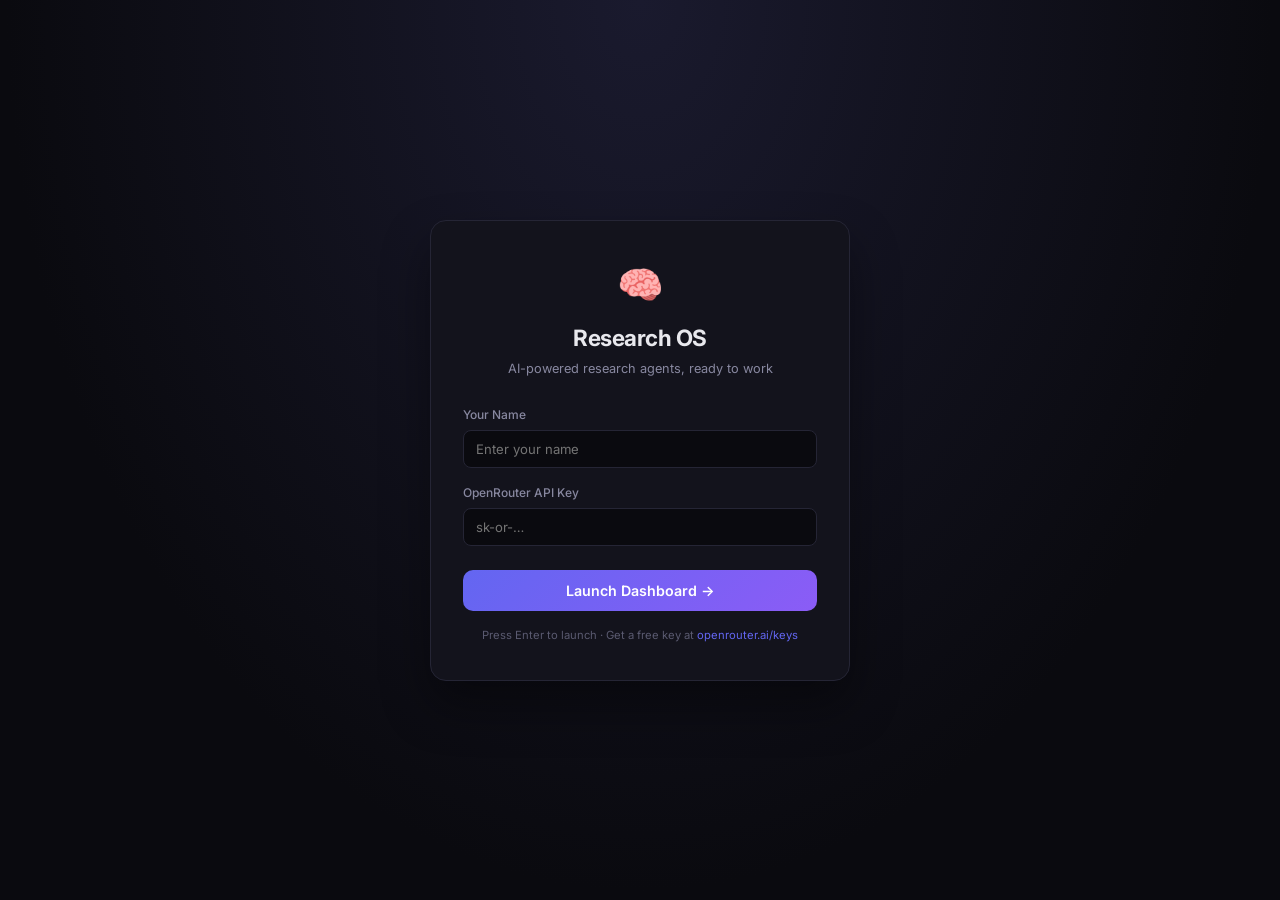
<file: index.html>
<!DOCTYPE html>
<html lang="en">
<head>
  <meta charset="UTF-8">
  <meta http-equiv="refresh" content="0;url=research-os/">
  <title>Research OS</title>
  <script>location.replace('research-os/');</script>
</head>
<body>
  <p>Redirecting to <a href="research-os/">Research OS</a>…</p>
</body>
</html>
</file>
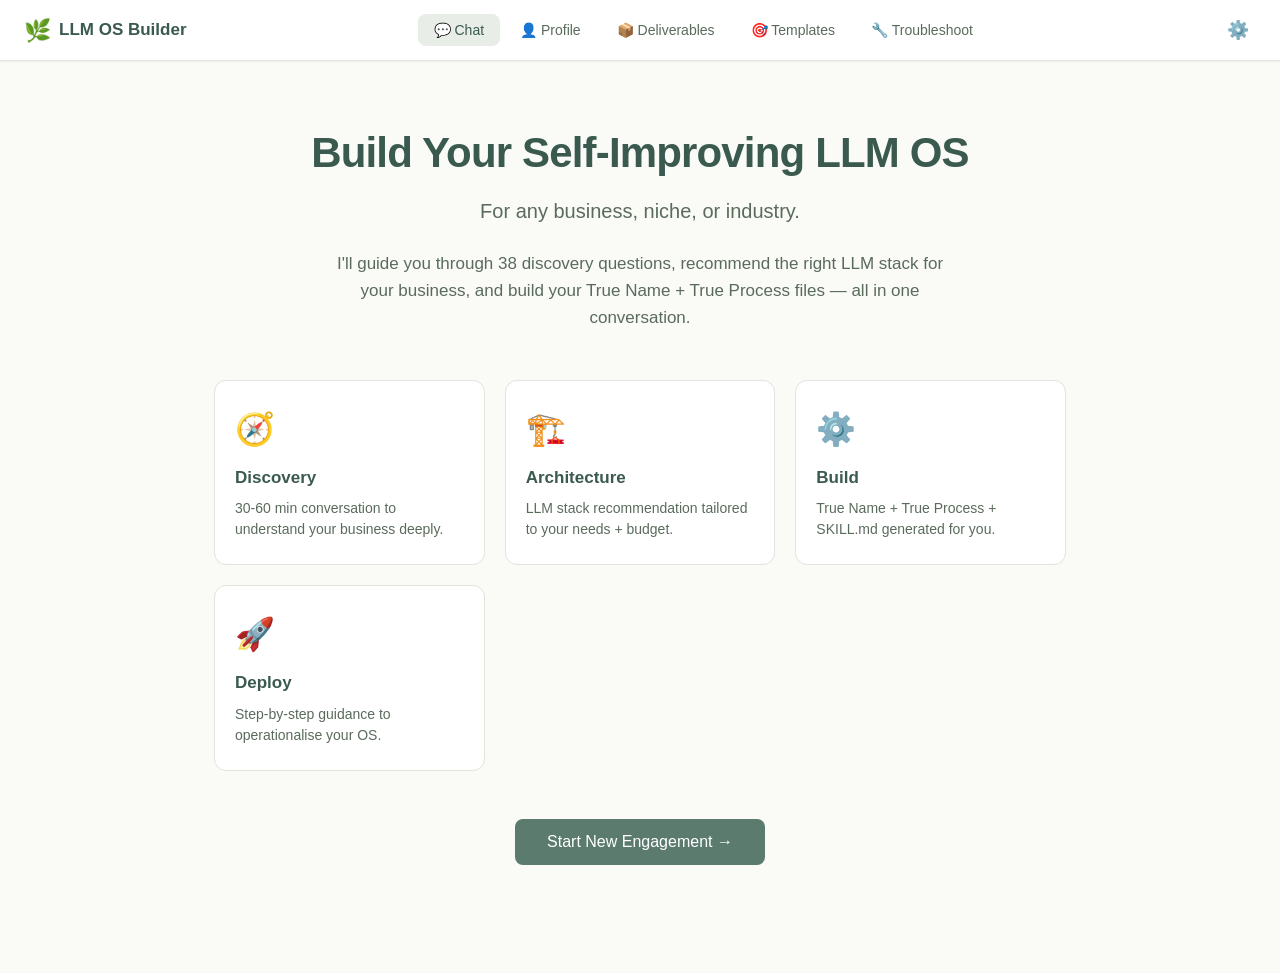
<file: llm-os-builder-app/index.html>
<!DOCTYPE html>
<html lang="en">
<head>
  <meta charset="UTF-8">
  <meta name="viewport" content="width=device-width, initial-scale=1.0">
  <title>LLM OS Builder — Agent App</title>
  <link rel="icon" href="data:image/svg+xml,<svg xmlns=%22http://www.w3.org/2000/svg%22><text y=%22.9em%22 font-size=%2290%22>🌿</text></svg>">
  <link rel="stylesheet" href="css/styles.css">
</head>
<body>
  <!-- HEADER -->
  <header class="app-header">
    <div class="header-left">
      <div class="logo">
        <span class="logo-icon">🌿</span>
        <span class="logo-text">LLM OS Builder</span>
      </div>
    </div>
    <div class="header-center">
      <nav class="main-nav">
        <button class="nav-btn active" data-view="chat">💬 Chat</button>
        <button class="nav-btn" data-view="profile">👤 Profile</button>
        <button class="nav-btn" data-view="deliverables">📦 Deliverables</button>
        <button class="nav-btn" data-view="templates">🎯 Templates</button>
        <button class="nav-btn" data-view="troubleshoot">🔧 Troubleshoot</button>
      </nav>
    </div>
    <div class="header-right">
      <button class="icon-btn" id="settings-btn" title="Settings">⚙️</button>
    </div>
  </header>

  <!-- MAIN CONTENT -->
  <main class="app-main">
    <!-- WELCOME VIEW (shown when no operator) -->
    <div class="view welcome-view active" id="welcome-view">
      <div class="welcome-container">
        <div class="welcome-hero">
          <h1>Build Your Self-Improving LLM OS</h1>
          <p class="hero-subtitle">For any business, niche, or industry.</p>
          <p class="hero-description">
            I'll guide you through 38 discovery questions, recommend the right LLM stack for your business,
            and build your True Name + True Process files — all in one conversation.
          </p>
        </div>

        <div class="welcome-features">
          <div class="feature-card">
            <div class="feature-icon">🧭</div>
            <h3>Discovery</h3>
            <p>30-60 min conversation to understand your business deeply.</p>
          </div>
          <div class="feature-card">
            <div class="feature-icon">🏗️</div>
            <h3>Architecture</h3>
            <p>LLM stack recommendation tailored to your needs + budget.</p>
          </div>
          <div class="feature-card">
            <div class="feature-icon">⚙️</div>
            <h3>Build</h3>
            <p>True Name + True Process + SKILL.md generated for you.</p>
          </div>
          <div class="feature-card">
            <div class="feature-icon">🚀</div>
            <h3>Deploy</h3>
            <p>Step-by-step guidance to operationalise your OS.</p>
          </div>
        </div>

        <div class="welcome-cta">
          <button class="btn-primary btn-large" id="start-engagement-btn">
            Start New Engagement →
          </button>
        </div>

        <div class="past-operators" id="past-operators" style="display:none;">
          <h3>Past Operators</h3>
          <div class="operator-list" id="operator-list"></div>
        </div>
      </div>
    </div>

    <!-- ONBOARDING VIEW (operator info before chat) -->
    <div class="view onboarding-view" id="onboarding-view">
      <div class="onboarding-container">
        <button class="back-btn" data-back="welcome">← Back</button>
        <h2>Quick Setup</h2>
        <p class="onboarding-subtitle">Tell me who I'm working with so I can tailor the conversation.</p>

        <form id="onboarding-form" class="onboarding-form">
          <div class="form-group">
            <label for="operator-name">Your Name *</label>
            <input type="text" id="operator-name" required placeholder="e.g., Joe Gates">
          </div>

          <div class="form-group">
            <label for="business-name">Business Name *</label>
            <input type="text" id="business-name" required placeholder="e.g., ITEEK AI Solutions">
          </div>

          <div class="form-group">
            <label for="business-type">Business Type *</label>
            <select id="business-type" required>
              <option value="">Select type...</option>
              <option value="coach">Coach / Consultant</option>
              <option value="ecommerce">E-Commerce</option>
              <option value="saas">SaaS Product</option>
              <option value="creator">Content Creator / Influencer</option>
              <option value="agency">Service Business / Agency</option>
              <option value="nonprofit">Nonprofit / Community</option>
              <option value="education">Education / Training</option>
              <option value="healthcare">Healthcare / Wellness</option>
              <option value="realestate">Real Estate / Property</option>
              <option value="local">Local Small Business</option>
              <option value="other">Other</option>
            </select>
          </div>

          <div class="form-group">
            <label for="business-stage">Stage</label>
            <select id="business-stage">
              <option value="startup">Startup (pre-revenue or early)</option>
              <option value="growing">Growing (1-3 years)</option>
              <option value="established">Established (3-10 years)</option>
              <option value="mature">Mature (10+ years)</option>
            </select>
          </div>

          <div class="form-group">
            <label for="monthly-budget">Monthly Budget for Tools</label>
            <select id="monthly-budget">
              <option value="0-50">$0-50 / month</option>
              <option value="50-200">$50-200 / month</option>
              <option value="200-500">$200-500 / month</option>
              <option value="500+">$500+ / month</option>
            </select>
          </div>

          <button type="submit" class="btn-primary btn-large">Start Discovery →</button>
        </form>
      </div>
    </div>

    <!-- CHAT VIEW -->
    <div class="view chat-view" id="chat-view">
      <div class="chat-container">
        <div class="chat-header">
          <div class="operator-info">
            <div class="operator-avatar">👤</div>
            <div>
              <div class="operator-name" id="chat-operator-name">Operator</div>
              <div class="operator-business" id="chat-operator-business">Business</div>
            </div>
          </div>
          <div class="chat-progress">
            <div class="progress-label">Discovery Progress</div>
            <div class="progress-bar">
              <div class="progress-fill" id="discovery-progress" style="width: 0%"></div>
            </div>
            <div class="progress-text" id="progress-text">0 / 38</div>
          </div>
        </div>

        <div class="chat-messages" id="chat-messages">
          <!-- Messages inserted here -->
        </div>

        <div class="chat-quick-actions" id="quick-actions">
          <button class="quick-btn" data-action="start-discovery">Start Discovery</button>
          <button class="quick-btn" data-action="skip-to-architecture">Skip to Architecture</button>
          <button class="quick-btn" data-action="show-templates">Show Templates</button>
          <button class="quick-btn" data-action="export-chat">Export Chat</button>
        </div>

        <div class="chat-input-area">
          <div class="chat-input-wrapper">
            <textarea
              id="chat-input"
              placeholder="Type your message..."
              rows="1"
              autofocus></textarea>
            <button id="send-btn" class="send-btn" title="Send">
              <span class="send-icon">➤</span>
            </button>
          </div>
          <div class="chat-input-footer">
            <span class="model-status" id="model-status">⚠️ Set your OpenRouter API key in Settings</span>
          </div>
        </div>
      </div>
    </div>

    <!-- PROFILE VIEW -->
    <div class="view profile-view" id="profile-view">
      <div class="profile-container">
        <h2>Operator Profile</h2>
        <p class="profile-subtitle">Built automatically as we chat. Updates in real-time.</p>

        <div class="profile-sections" id="profile-sections">
          <div class="profile-empty">
            <p>👋 Start a Discovery conversation to build your operator profile.</p>
          </div>
        </div>

        <div class="profile-actions" id="profile-actions" style="display:none;">
          <button class="btn-secondary" id="export-profile-btn">📥 Export Profile (Markdown)</button>
          <button class="btn-secondary" id="copy-profile-btn">📋 Copy to Clipboard</button>
        </div>
      </div>
    </div>

    <!-- DELIVERABLES VIEW -->
    <div class="view deliverables-view" id="deliverables-view">
      <div class="deliverables-container">
        <h2>Generated Deliverables</h2>
        <p class="deliverables-subtitle">Your True Name, True Process files, and SKILL.md (created as we progress).</p>

        <div class="deliverables-list" id="deliverables-list">
          <div class="deliverable-empty">
            <p>📦 No deliverables yet. Complete Discovery to unlock Architecture, then Build.</p>
          </div>
        </div>

        <div class="deliverables-actions" id="deliverables-actions" style="display:none;">
          <button class="btn-primary" id="generate-true-name-btn">Generate True Name File</button>
          <button class="btn-secondary" id="download-all-btn">📥 Download All Files</button>
        </div>
      </div>
    </div>

    <!-- TEMPLATES VIEW -->
    <div class="view templates-view" id="templates-view">
      <div class="templates-container">
        <h2>Industry Templates</h2>
        <p class="templates-subtitle">Pre-built templates for common business types. Click to view or apply.</p>

        <div class="templates-grid" id="templates-grid">
          <!-- Templates loaded here -->
        </div>
      </div>
    </div>

    <!-- TROUBLESHOOT VIEW -->
    <div class="view troubleshoot-view" id="troubleshoot-view">
      <div class="troubleshoot-container">
        <h2>Troubleshooting</h2>
        <p class="troubleshoot-subtitle">Common issues + how to resolve them.</p>

        <div class="troubleshoot-list" id="troubleshoot-list">
          <!-- Issues loaded here -->
        </div>
      </div>
    </div>
  </main>

  <!-- SETTINGS MODAL -->
  <div class="modal" id="settings-modal" style="display:none;">
    <div class="modal-content">
      <div class="modal-header">
        <h2>Settings</h2>
        <button class="modal-close" id="modal-close">×</button>
      </div>

      <div class="modal-body">
        <div class="setting-group">
          <label for="api-key-input">OpenRouter API Key</label>
          <input type="password" id="api-key-input" placeholder="sk-or-v1-..." autocomplete="off">
          <p class="setting-help">
            Get your key from <a href="https://openrouter.ai/keys" target="_blank" rel="noopener">openrouter.ai/keys</a>.
            Stored locally in your browser only.
          </p>
        </div>

        <div class="setting-group">
          <label for="model-select">Model</label>
          <select id="model-select">
            <option value="anthropic/claude-sonnet-4.6">Claude Sonnet 4.6 (recommended)</option>
            <option value="anthropic/claude-haiku-4.5">Claude Haiku 4.5 (faster, cheaper)</option>
            <option value="anthropic/claude-opus-4.1">Claude Opus 4.1 (highest quality)</option>
          </select>
        </div>

        <div class="setting-group">
          <label for="system-prompt-mode">Agent Mode</label>
          <select id="system-prompt-mode">
            <option value="full">Full Agent (Discovery → Build)</option>
            <option value="discovery">Discovery Only</option>
            <option value="consult">Consultation Mode</option>
          </select>
        </div>

        <div class="setting-group">
          <button class="btn-secondary" id="test-connection-btn">Test Connection</button>
          <div id="connection-status" class="connection-status"></div>
        </div>

        <div class="setting-group">
          <button class="btn-danger" id="clear-data-btn">Clear All Local Data</button>
        </div>
      </div>
    </div>
  </div>

  <!-- TEMPLATE VIEWER MODAL -->
  <div class="modal" id="template-modal" style="display:none;">
    <div class="modal-content modal-large">
      <div class="modal-header">
        <h2 id="template-modal-title">Template</h2>
        <button class="modal-close" id="template-modal-close">×</button>
      </div>
      <div class="modal-body">
        <pre id="template-modal-content" class="code-view"></pre>
      </div>
    </div>
  </div>

  <!-- SCRIPTS -->
  <script src="js/agent-config.js"></script>
  <script src="js/templates.js"></script>
  <script src="js/troubleshoot.js"></script>
  <script src="js/api.js"></script>
  <script src="js/profile-builder.js"></script>
  <script src="js/file-generator.js"></script>
  <script src="js/app.js"></script>
</body>
</html>
</file>
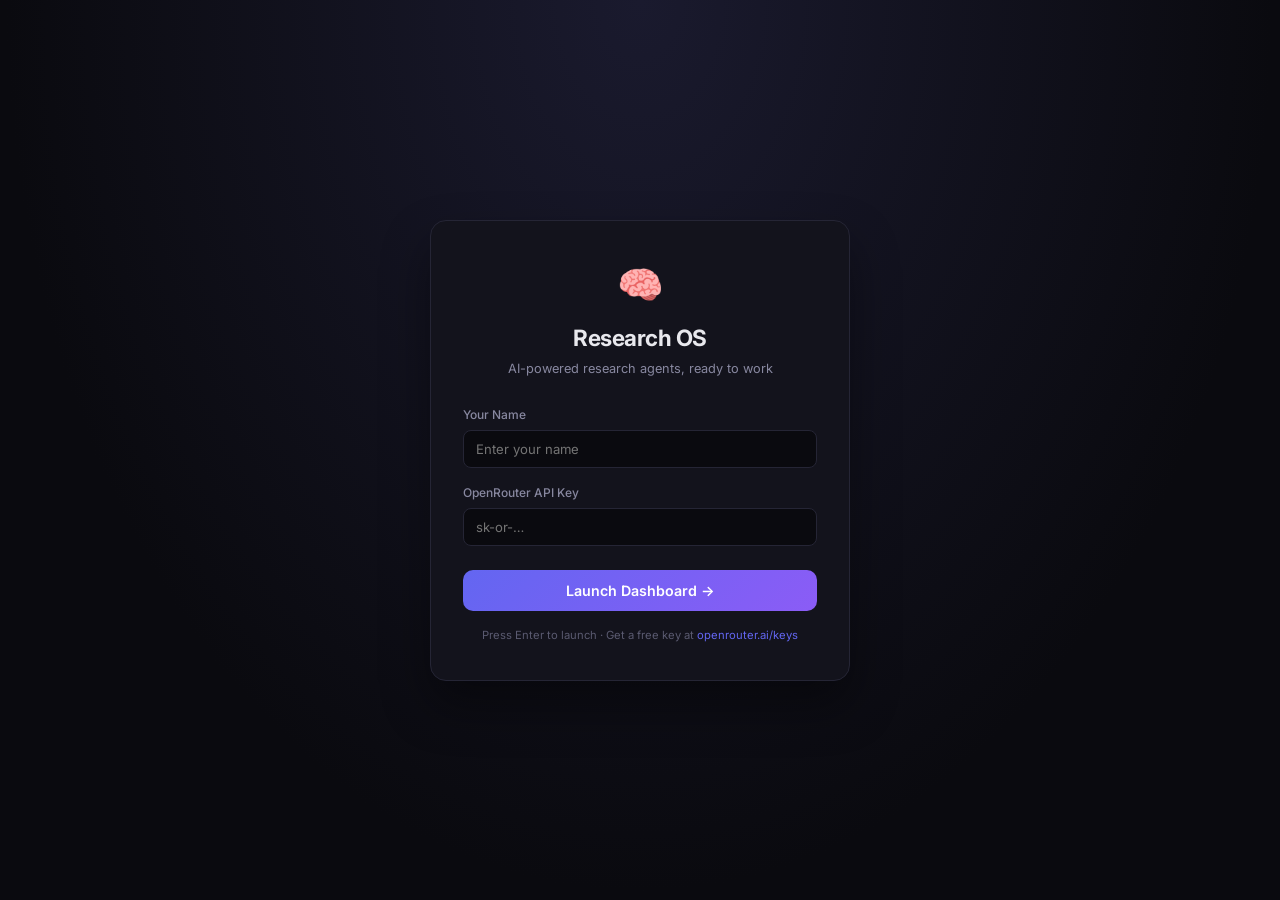
<file: research-os/index.html>
<!DOCTYPE html>
<html lang="en">
<head>
  <meta charset="UTF-8">
  <meta name="viewport" content="width=device-width, initial-scale=1.0">
  <title>Research OS</title>
  <link rel="preconnect" href="https://fonts.googleapis.com">
  <link rel="preconnect" href="https://fonts.gstatic.com" crossorigin>
  <link href="https://fonts.googleapis.com/css2?family=Inter:wght@400;500;600;700&family=JetBrains+Mono:wght@400;500&display=swap" rel="stylesheet">
  <style>
  *,*::before,*::after{box-sizing:border-box;margin:0;padding:0}
  :root{
    --bg:#0a0a0f;--card:#13131c;--border:#252535;--text:#e8e8ed;--text-muted:#8888a0;--text-dim:#5a5a70;
    --green:#4ade80;--red:#f87171;--accent:#6366f1;
    --s1:260px;--s3:300px;--transition:.2s cubic-bezier(.4,0,.2,1);
    --font-ui:'Inter',system-ui,sans-serif;--font-mono:'JetBrains Mono',monospace;
    --business:#f7c67a;--software:#7ec8a0;--ai:#a78bfa;--sales:#f093fb;--marketing:#f78c6c;--competition:#ff6b6b;
  }
  html{font-size:15px}
  body{font-family:var(--font-ui);background:var(--bg);color:var(--text);min-height:100vh;line-height:1.5}
  ::-webkit-scrollbar{width:6px;height:6px}
  ::-webkit-scrollbar-track{background:var(--bg)}
  ::-webkit-scrollbar-thumb{background:var(--border);border-radius:3px}
  .hidden{display:none!important}

  /* ── LOGIN ── */
  .login-screen{min-height:100vh;display:flex;align-items:center;justify-content:center;padding:24px;background:radial-gradient(ellipse at 50% 0%,#1a1a2e 0%,var(--bg) 70%)}
  .login-card{width:100%;max-width:420px;background:var(--card);border:1px solid var(--border);border-radius:16px;padding:36px 32px;box-shadow:0 24px 48px rgba(0,0,0,.4)}
  .login-logo{text-align:center;margin-bottom:28px}
  .login-logo .icon{font-size:2.5rem;margin-bottom:8px}
  .login-logo h1{font-size:1.5rem;font-weight:700;letter-spacing:-.02em}
  .login-logo p{color:var(--text-muted);font-size:.85rem;margin-top:4px}
  .form-group{margin-bottom:16px}
  .form-group label{display:block;font-size:.8rem;font-weight:500;color:var(--text-muted);margin-bottom:6px}
  .form-input,.form-textarea{width:100%;padding:10px 12px;background:var(--bg);border:1px solid var(--border);border-radius:8px;color:var(--text);font-family:var(--font-ui);font-size:.875rem;transition:border-color var(--transition)}
  .form-input:focus,.form-textarea:focus{outline:none;border-color:#4a4a60}
  .form-textarea{min-height:80px;resize:vertical}
  .btn-login{width:100%;padding:12px;background:linear-gradient(135deg,#6366f1,#8b5cf6);border:none;border-radius:10px;color:#fff;font-size:.95rem;font-weight:600;cursor:pointer;transition:opacity var(--transition);font-family:var(--font-ui);margin-top:8px}
  .btn-login:hover{opacity:.9}
  .login-hint{text-align:center;font-size:.75rem;color:var(--text-dim);margin-top:16px}
  .login-hint a{color:var(--accent);text-decoration:none}

  /* ── 3-SCREEN LAYOUT ── */
  .app{display:flex;height:100vh;overflow:hidden}
  .screen-1{width:var(--s1);min-width:var(--s1);background:var(--card);border-right:1px solid var(--border);display:flex;flex-direction:column;height:100vh}
  .screen-2{flex:1;display:flex;flex-direction:column;min-width:0;height:100vh;background:var(--bg)}
  .screen-3{width:var(--s3);min-width:var(--s3);background:var(--card);border-left:1px solid var(--border);display:flex;flex-direction:column;height:100vh;overflow-y:auto}

  /* Screen 1 */
  .s1-header{padding:18px 16px;border-bottom:1px solid var(--border);display:flex;align-items:center;gap:10px}
  .s1-header .logo-icon{font-size:1.4rem}
  .s1-header .logo-text{font-size:1rem;font-weight:700}
  .s1-user{margin-left:auto;font-size:.75rem;color:var(--text-muted);max-width:90px;overflow:hidden;text-overflow:ellipsis;white-space:nowrap}
  .s1-scroll{flex:1;overflow-y:auto;padding:8px}
  .s1-label{font-size:.65rem;font-weight:600;text-transform:uppercase;letter-spacing:.08em;color:var(--text-dim);padding:12px 10px 6px;display:flex;align-items:center;justify-content:space-between}
  .s1-label button{background:none;border:none;color:var(--accent);cursor:pointer;font-size:1rem;padding:0 4px;line-height:1}
  .menu-item,.list-item{display:flex;align-items:center;gap:8px;padding:8px 10px;border-radius:8px;cursor:pointer;font-size:.82rem;font-weight:500;transition:background var(--transition);border:1px solid transparent;margin-bottom:1px}
  .menu-item:hover,.list-item:hover{background:rgba(255,255,255,.04)}
  .list-item.active,.menu-item.active{background:rgba(99,102,241,.1);border-color:rgba(99,102,241,.25);color:#a5b4fc}
  .list-item .item-title{flex:1;overflow:hidden;text-overflow:ellipsis;white-space:nowrap}
  .list-item .item-meta{font-size:.65rem;color:var(--text-dim)}
  .list-item-actions{display:flex;gap:2px;opacity:0;transition:opacity var(--transition);flex-shrink:0}
  .list-item:hover .list-item-actions,.list-item.active .list-item-actions{opacity:1}
  .list-item-btn{background:none;border:none;color:var(--text-dim);cursor:pointer;font-size:.75rem;padding:2px 4px;border-radius:4px;line-height:1}
  .list-item-btn:hover{color:var(--text);background:rgba(255,255,255,.06)}
  .list-item-btn.danger:hover{color:#fca5a5}
  .s1-footer{padding:12px 16px;border-top:1px solid var(--border);display:flex;align-items:center;gap:8px;font-size:.75rem;color:var(--text-muted)}
  .status-dot{width:8px;height:8px;border-radius:50%;background:var(--green);box-shadow:0 0 6px rgba(74,222,128,.5);flex-shrink:0}
  .status-dot.off{background:var(--red);box-shadow:0 0 6px rgba(248,113,113,.5)}
  .btn-logout{margin-left:auto;background:none;border:1px solid var(--border);color:var(--text-muted);padding:4px 10px;border-radius:6px;cursor:pointer;font-size:.7rem;font-family:var(--font-ui)}
  .btn-logout:hover{color:var(--text);border-color:#3a3a50}

  /* Screen 2 — Chat */
  .chat-header{padding:16px 20px;border-bottom:1px solid var(--border);display:flex;align-items:center;gap:12px;background:var(--card);flex-shrink:0}
  .chat-header-icon{font-size:1.4rem}
  .chat-header-info{flex:1;min-width:0}
  .chat-header-title{font-size:1rem;font-weight:600;overflow:hidden;text-overflow:ellipsis;white-space:nowrap}
  .chat-header-sub{font-size:.75rem;color:var(--text-muted)}
  .chat-header-actions{display:flex;gap:6px;flex-shrink:0}
  .chat-header-btn{background:var(--bg);border:1px solid var(--border);color:var(--text-muted);padding:5px 10px;border-radius:6px;font-size:.72rem;cursor:pointer;font-family:var(--font-ui);transition:border-color var(--transition)}
  .chat-header-btn.danger:hover{border-color:rgba(248,113,113,.4);color:#fca5a5}
  .chat-messages{flex:1;overflow-y:auto;padding:20px;display:flex;flex-direction:column;gap:16px}
  .chat-empty{flex:1;display:flex;flex-direction:column;align-items:center;justify-content:center;color:var(--text-dim);gap:12px;padding:40px;text-align:center}
  .chat-empty .icon{font-size:3rem;opacity:.3}
  .msg{max-width:85%;display:flex;flex-direction:column;gap:4px}
  .msg.user{align-self:flex-end;align-items:flex-end}
  .msg.assistant{align-self:flex-start}
  .msg-bubble{padding:12px 16px;border-radius:14px;font-size:.875rem;line-height:1.6;white-space:pre-wrap;word-break:break-word}
  .msg.user .msg-bubble{background:linear-gradient(135deg,#6366f1,#8b5cf6);color:#fff;border-bottom-right-radius:4px}
  .msg.assistant .msg-bubble{background:var(--card);border:1px solid var(--border);border-bottom-left-radius:4px}
  .msg-meta{font-size:.65rem;color:var(--text-dim);font-family:var(--font-mono);padding:0 4px}
  .typing-indicator{display:flex;gap:5px;padding:12px 16px;background:var(--card);border:1px solid var(--border);border-radius:14px;border-bottom-left-radius:4px;width:fit-content}
  .typing-indicator span{width:7px;height:7px;border-radius:50%;background:var(--text-muted);animation:bounce 1.2s infinite ease-in-out}
  .typing-indicator span:nth-child(2){animation-delay:.15s}
  .typing-indicator span:nth-child(3){animation-delay:.3s}
  @keyframes bounce{0%,80%,100%{transform:scale(.6);opacity:.4}40%{transform:scale(1);opacity:1}}

  .chat-input-bar{padding:16px 20px;border-top:1px solid var(--border);background:var(--card);flex-shrink:0}
  .chat-input-wrap{display:flex;gap:10px;align-items:flex-end;background:var(--bg);border:1px solid var(--border);border-radius:12px;padding:10px 12px;transition:border-color var(--transition)}
  .chat-input-wrap:focus-within{border-color:#4a4a60}
  .chat-input{flex:1;background:none;border:none;color:var(--text);font-family:var(--font-ui);font-size:.875rem;resize:none;max-height:120px;line-height:1.5;outline:none}
  .chat-input::placeholder{color:var(--text-dim)}
  .btn-send{width:36px;height:36px;border-radius:8px;background:linear-gradient(135deg,#6366f1,#8b5cf6);border:none;color:#fff;cursor:pointer;font-size:1rem;display:flex;align-items:center;justify-content:center;flex-shrink:0;transition:opacity var(--transition)}
  .btn-send:hover{opacity:.9}
  .btn-send:disabled{opacity:.4;cursor:not-allowed}
  .btn-attach{width:36px;height:36px;border-radius:8px;background:var(--bg);border:1px solid var(--border);color:var(--text-muted);cursor:pointer;font-size:1rem;display:flex;align-items:center;justify-content:center;flex-shrink:0;transition:border-color var(--transition)}
  .btn-attach:hover{border-color:#3a3a50;color:var(--text)}
  .attachment-bar{display:flex;flex-wrap:wrap;gap:6px;margin-bottom:8px}
  .attachment-bar:empty{display:none}
  .attachment-chip{display:inline-flex;align-items:center;gap:5px;padding:4px 8px 4px 6px;background:var(--bg);border:1px solid var(--border);border-radius:6px;font-size:.7rem;color:var(--text-muted);max-width:200px}
  .attachment-chip .chip-name{overflow:hidden;text-overflow:ellipsis;white-space:nowrap}
  .attachment-chip button{background:none;border:none;color:var(--text-dim);cursor:pointer;font-size:.85rem;padding:0 2px;line-height:1}
  .attachment-chip button:hover{color:#fca5a5}
  .msg-attachments{display:flex;flex-wrap:wrap;gap:4px;margin-bottom:6px}
  .msg-attach-tag{font-size:.65rem;padding:2px 7px;background:rgba(255,255,255,.06);border:1px solid var(--border);border-radius:4px;color:var(--text-dim)}
  .chat-hint{font-size:.68rem;color:var(--text-dim);margin-top:6px;text-align:center}

  /* Screen 3 — Agent Panel */
  .s3-section{padding:16px;border-bottom:1px solid var(--border)}
  .s3-title{font-size:.7rem;font-weight:600;text-transform:uppercase;letter-spacing:.06em;color:var(--text-dim);margin-bottom:10px}
  .agent-panel-card{background:var(--bg);border:1px solid var(--border);border-radius:10px;padding:14px;position:relative;overflow:hidden}
  .agent-panel-card::before{content:'';position:absolute;top:0;left:0;right:0;height:3px;background:var(--accent-color)}
  .agent-panel-icon{font-size:1.5rem;margin-bottom:6px}
  .agent-panel-name{font-size:.9rem;font-weight:600}
  .agent-panel-desc{font-size:.75rem;color:var(--text-muted);margin-top:4px;line-height:1.4}
  .agent-grid-mini{display:grid;grid-template-columns:1fr 1fr;gap:6px}
  .agent-pill{display:flex;align-items:center;gap:5px;padding:7px 8px;background:var(--bg);border:1px solid var(--border);border-radius:8px;cursor:pointer;font-size:.72rem;transition:border-color var(--transition)}
  .agent-pill:hover{border-color:#3a3a50}
  .agent-pill.active{border-color:var(--accent);background:rgba(99,102,241,.08)}
  .option-select{width:100%;padding:8px 10px;background:var(--bg);border:1px solid var(--border);border-radius:6px;color:var(--text);font-family:var(--font-ui);font-size:.8rem;cursor:pointer;margin-bottom:8px}
  .model-badge{display:inline-flex;align-items:center;gap:5px;padding:6px 12px;background:var(--bg);border:1px solid var(--border);border-radius:8px;font-size:.78rem;cursor:pointer;transition:border-color var(--transition)}
  .model-badge:hover{border-color:#3a3a50}
  .stat-row{display:flex;justify-content:space-between;font-size:.75rem;color:var(--text-muted);padding:4px 0}
  .stat-row strong{color:var(--text);font-family:var(--font-mono);font-weight:500}

  /* Modals & overlays */
  .modal-overlay{position:fixed;inset:0;background:rgba(0,0,0,.6);z-index:300;display:flex;align-items:center;justify-content:center;opacity:0;visibility:hidden;transition:opacity var(--transition),visibility var(--transition);padding:20px}
  .modal-overlay.open{opacity:1;visibility:visible}
  .modal{background:var(--card);border:1px solid var(--border);border-radius:14px;width:100%;max-width:480px;max-height:90vh;overflow-y:auto;transform:scale(.95);transition:transform var(--transition)}
  .modal-overlay.open .modal{transform:scale(1)}
  .modal-header{padding:20px 22px 0;display:flex;align-items:center;justify-content:space-between}
  .modal-title{font-size:1.05rem;font-weight:700}
  .modal-body{padding:18px 22px;display:flex;flex-direction:column;gap:14px}
  .modal-footer{padding:0 22px 20px;display:flex;justify-content:flex-end;gap:8px}
  .panel-close{background:none;border:1px solid var(--border);border-radius:6px;color:var(--text-muted);width:30px;height:30px;cursor:pointer;font-size:1rem}
  .panel-overlay{position:fixed;inset:0;background:rgba(0,0,0,.5);z-index:200;opacity:0;visibility:hidden;transition:opacity var(--transition),visibility var(--transition)}
  .panel-overlay.open{opacity:1;visibility:visible}
  .router-panel{position:fixed;top:0;right:0;width:380px;max-width:90vw;height:100vh;background:var(--card);border-left:1px solid var(--border);z-index:210;transform:translateX(100%);transition:transform var(--transition);display:flex;flex-direction:column}
  .router-panel.open{transform:translateX(0)}
  .panel-header{display:flex;align-items:center;justify-content:space-between;padding:18px 20px;border-bottom:1px solid var(--border)}
  .panel-body{padding:14px 18px;overflow-y:auto;flex:1;display:flex;flex-direction:column;gap:8px}
  .model-card{display:flex;gap:10px;padding:12px 14px;background:var(--bg);border:1px solid var(--border);border-radius:10px;cursor:pointer;transition:border-color var(--transition)}
  .model-card:hover{border-color:#3a3a50}
  .model-card.selected{border-color:#6366f1;background:rgba(99,102,241,.06)}
  .model-radio{width:16px;height:16px;border-radius:50%;border:2px solid var(--border);flex-shrink:0;margin-top:2px}
  .model-card.selected .model-radio{border-color:#6366f1;box-shadow:inset 0 0 0 3px var(--card),inset 0 0 0 5px #6366f1}
  .model-name{font-size:.82rem;font-weight:600}
  .model-price{font-family:var(--font-mono);font-size:.68rem;color:var(--text-muted)}
  .model-desc{font-size:.72rem;color:var(--text-dim);margin-top:2px}
  .model-group-label{font-size:.65rem;font-weight:600;text-transform:uppercase;letter-spacing:.06em;color:var(--text-dim);padding:10px 0 4px;margin-top:4px}
  .model-group-label:first-child{margin-top:0;padding-top:0}
  .btn{padding:8px 16px;border-radius:8px;font-size:.82rem;font-weight:600;cursor:pointer;font-family:var(--font-ui);border:none}
  .btn-secondary{background:transparent;border:1px solid var(--border);color:var(--text-muted)}
  .btn-primary{background:linear-gradient(135deg,#6366f1,#8b5cf6);color:#fff}
  .toggle-row{display:flex;align-items:center;justify-content:space-between}
  .toggle{position:relative;width:42px;height:22px;cursor:pointer}
  .toggle input{opacity:0;position:absolute}
  .toggle-slider{position:absolute;inset:0;background:var(--border);border-radius:11px;transition:background var(--transition)}
  .toggle-slider::before{content:'';position:absolute;width:16px;height:16px;left:3px;top:3px;background:var(--text-muted);border-radius:50%;transition:transform var(--transition)}
  .toggle input:checked+.toggle-slider{background:#6366f1}
  .toggle input:checked+.toggle-slider::before{transform:translateX(20px);background:#fff}

  /* Toast */
  .toast-container{position:fixed;bottom:20px;right:20px;z-index:400;display:flex;flex-direction:column;gap:6px;pointer-events:none}
  .toast{background:var(--card);border:1px solid var(--border);border-radius:10px;padding:10px 16px;font-size:.82rem;box-shadow:0 8px 24px rgba(0,0,0,.4);pointer-events:auto;animation:toast-in .3s ease}
  .toast-error{border-color:rgba(248,113,113,.4);color:#fca5a5}
  .toast-success{border-color:rgba(74,222,128,.3);color:#86efac}
  @keyframes toast-in{from{opacity:0;transform:translateY(8px)}to{opacity:1;transform:translateY(0)}}

  /* Mobile 3-screen tabs */
  .mobile-tabs{display:none;position:fixed;bottom:0;left:0;right:0;background:var(--card);border-top:1px solid var(--border);z-index:150;padding:6px 0 env(safe-area-inset-bottom)}
  .mobile-tabs button{flex:1;background:none;border:none;color:var(--text-dim);font-size:.7rem;padding:8px 4px;cursor:pointer;font-family:var(--font-ui);display:flex;flex-direction:column;align-items:center;gap:2px}
  .mobile-tabs button .tab-icon{font-size:1.2rem}
  .mobile-tabs button.active{color:#a5b4fc}

  @media(max-width:900px){
    .screen-3{display:none}
    .app.view-s3 .screen-1,.app.view-s3 .screen-2{display:none}
    .app.view-s3 .screen-3{display:flex;width:100%;min-width:0}
    .app.view-s1 .screen-2,.app.view-s1 .screen-3{display:none}
    .app.view-s1 .screen-1{width:100%;min-width:0}
    .app.view-s2 .screen-1,.app.view-s2 .screen-3{display:none}
    .app.view-s2 .screen-2{width:100%}
    .mobile-tabs{display:flex}
    .chat-messages{padding-bottom:70px}
    .chat-input-bar{padding-bottom:70px}
  }
  </style>
</head>
<body>

<!-- ═══════════ LOGIN SCREEN ═══════════ -->
<div class="login-screen" id="login-screen">
  <div class="login-card">
    <div class="login-logo">
      <div class="icon">🧠</div>
      <h1>Research OS</h1>
      <p>AI-powered research agents, ready to work</p>
    </div>
    <div class="form-group">
      <label for="login-name">Your Name</label>
      <input class="form-input" id="login-name" type="text" placeholder="Enter your name" autocomplete="name">
    </div>
    <div class="form-group">
      <label for="login-key">OpenRouter API Key</label>
      <input class="form-input" id="login-key" type="password" placeholder="sk-or-…" autocomplete="off">
    </div>
    <button class="btn-login" onclick="handleLogin()">Launch Dashboard →</button>
    <p class="login-hint">Press Enter to launch · Get a free key at <a href="https://openrouter.ai/keys" target="_blank" rel="noopener">openrouter.ai/keys</a></p>
  </div>
</div>

<!-- ═══════════ MAIN APP — 3 SCREENS ═══════════ -->
<div class="app hidden view-s2" id="app">

  <!-- SCREEN 1: Menu · Projects · Chats -->
  <aside class="screen-1" id="screen-1">
    <div class="s1-header">
      <span class="logo-icon">🧠</span>
      <span class="logo-text">Research OS</span>
      <span class="s1-user" id="user-name"></span>
    </div>
    <div class="s1-scroll">
      <div class="s1-label">Menu</div>
      <div class="menu-item" onclick="newChat()">✨ New Chat</div>
      <div class="menu-item" onclick="toggleSettings()">⚙️ Settings</div>
      <div class="menu-item" onclick="toggleRouterPanel()">🔀 Model Router</div>

      <div class="s1-label">Projects <button onclick="newProject()" title="New project">+</button></div>
      <div id="projects-list"></div>

      <div class="s1-label">Chats</div>
      <div id="chats-list"></div>
    </div>
    <div class="s1-footer">
      <span class="status-dot" id="status-dot"></span>
      <span id="connection-label">Connected</span>
      <button class="btn-logout" onclick="handleLogout()">Logout</button>
    </div>
  </aside>

  <!-- SCREEN 2: Chat + Message Bar -->
  <main class="screen-2" id="screen-2">
    <header class="chat-header">
      <span class="chat-header-icon" id="chat-agent-icon">💼</span>
      <div class="chat-header-info">
        <div class="chat-header-title" id="chat-title">New Chat</div>
        <div class="chat-header-sub" id="chat-subtitle">Business Research · Auto Router</div>
      </div>
      <div class="chat-header-actions">
        <button class="chat-header-btn" onclick="openMoveChatModal()" title="Move to project">📁 Move</button>
        <button class="chat-header-btn" onclick="exportChat()" title="Export chat">⬇ Export</button>
        <button class="chat-header-btn danger" onclick="deleteChat()" title="Delete chat">🗑 Delete</button>
      </div>
    </header>
    <div class="chat-messages" id="chat-messages">
      <div class="chat-empty" id="chat-empty">
        <span class="icon">🔍</span>
        <p>Start a conversation with your research agent.<br>Ask anything — market trends, tech stacks, competitors…</p>
      </div>
    </div>
    <div class="chat-input-bar">
      <div class="attachment-bar" id="attachment-bar"></div>
      <div class="chat-input-wrap">
        <button class="btn-attach" onclick="pickFiles()" title="Attach files">📎</button>
        <button class="btn-attach" onclick="pickFolder()" title="Attach folder">📁</button>
        <textarea class="chat-input" id="chat-input" rows="1" placeholder="Message your research agent…"></textarea>
        <button class="btn-send" id="btn-send" onclick="sendMessage()" title="Send">➤</button>
      </div>
      <p class="chat-hint">📎 Files · 📁 Folder · Enter to send · Max 20 files, 512KB each</p>
      <input type="file" id="file-input" multiple hidden accept=".txt,.md,.markdown,.json,.csv,.js,.ts,.jsx,.tsx,.py,.html,.css,.xml,.yaml,.yml,.log,.sql,.pdf,.png,.jpg,.jpeg,.gif,.webp,.bmp,text/*,image/*">
      <input type="file" id="folder-input" webkitdirectory directory multiple hidden>
    </div>
  </main>

  <!-- SCREEN 3: Agent Panel -->
  <aside class="screen-3" id="screen-3">
    <div class="s3-section">
      <div class="s3-title">Active Agent</div>
      <div class="agent-panel-card" id="agent-panel-card" style="--accent-color:var(--business)">
        <div class="agent-panel-icon" id="panel-agent-icon">💼</div>
        <div class="agent-panel-name" id="panel-agent-name">Business Research</div>
        <div class="agent-panel-desc" id="panel-agent-desc">Market analysis and business intelligence</div>
      </div>
    </div>
    <div class="s3-section">
      <div class="s3-title">Switch Agent</div>
      <div class="agent-grid-mini" id="agent-pills"></div>
    </div>
    <div class="s3-section">
      <div class="s3-title">Model</div>
      <div class="model-badge" onclick="toggleRouterPanel()" id="model-badge">🔀 Auto Router</div>
    </div>
    <div class="s3-section">
      <div class="s3-title">Options</div>
      <label style="font-size:.7rem;color:var(--text-dim)">Depth</label>
      <select class="option-select" id="depth-select">
        <option>Quick Scan</option><option selected>Standard</option><option>Deep Dive</option><option>Comprehensive</option>
      </select>
      <label style="font-size:.7rem;color:var(--text-dim)">Format</label>
      <select class="option-select" id="format-select">
        <option>Summary</option><option>Report</option><option>Bullet Points</option><option>Table</option>
      </select>
    </div>
    <div class="s3-section">
      <div class="s3-title">Session Stats</div>
      <div class="stat-row"><span>Messages</span><strong id="stat-messages">0</strong></div>
      <div class="stat-row"><span>Chats</span><strong id="stat-chats">0</strong></div>
      <div class="stat-row"><span>Projects</span><strong id="stat-projects">0</strong></div>
    </div>
  </aside>

  <!-- Mobile tab bar -->
  <nav class="mobile-tabs" id="mobile-tabs">
    <button class="active" onclick="switchMobileView('s1')" data-view="s1"><span class="tab-icon">☰</span>Menu</button>
    <button onclick="switchMobileView('s2')" data-view="s2"><span class="tab-icon">💬</span>Chat</button>
    <button onclick="switchMobileView('s3')" data-view="s3"><span class="tab-icon">🤖</span>Agent</button>
  </nav>
</div>

<!-- Router Panel -->
<div class="panel-overlay" id="router-overlay" onclick="toggleRouterPanel()"></div>
<aside class="router-panel" id="router-panel" onclick="event.stopPropagation()">
  <div class="panel-header"><strong>🔀 Model Router</strong><button class="panel-close" onclick="toggleRouterPanel()">✕</button></div>
  <div class="panel-body" id="model-cards"></div>
</aside>

<!-- Settings Modal -->
<div class="modal-overlay" id="settings-modal" onclick="if(event.target===this)toggleSettings()">
  <div class="modal" onclick="event.stopPropagation()">
    <div class="modal-header"><strong class="modal-title">⚙️ Settings</strong><button class="panel-close" onclick="toggleSettings()">✕</button></div>
    <div class="modal-body">
      <div class="form-group"><label>OpenRouter API Key</label><input class="form-input" id="api-key" type="password" placeholder="sk-or-…"></div>
      <div class="form-group"><label>Global System Prompt</label><textarea class="form-textarea" id="system-prompt" placeholder="Optional global instructions…"></textarea></div>
      <div class="toggle-row"><label>Auto-Save</label><label class="toggle"><input type="checkbox" id="auto-save" checked><span class="toggle-slider"></span></label></div>
    </div>
    <div class="modal-footer">
      <button class="btn btn-secondary" onclick="toggleSettings()">Cancel</button>
      <button class="btn btn-primary" onclick="saveSettings()">Save</button>
    </div>
  </div>
</div>

<!-- Move Chat Modal -->
<div class="modal-overlay" id="move-chat-modal" onclick="if(event.target===this)closeMoveChatModal()">
  <div class="modal" onclick="event.stopPropagation()">
    <div class="modal-header"><strong class="modal-title">📁 Move Chat to Project</strong><button class="panel-close" onclick="closeMoveChatModal()">✕</button></div>
    <div class="modal-body">
      <p style="font-size:.82rem;color:var(--text-muted);margin-bottom:4px" id="move-chat-label">Select a project for this chat.</p>
      <div class="form-group">
        <label for="move-project-select">Project</label>
        <select class="form-input" id="move-project-select" style="cursor:pointer"></select>
      </div>
    </div>
    <div class="modal-footer">
      <button class="btn btn-secondary" onclick="closeMoveChatModal()">Cancel</button>
      <button class="btn btn-primary" onclick="confirmMoveChat()">Move Chat</button>
    </div>
  </div>
</div>

<div class="toast-container" id="toast-container"></div>

<script>
const SK={session:'ros_session',data:'ros_data',model:'ros_model'};
const DEFAULT_PROMPT=`You are a Research OS analyst — thorough, precise, and action-oriented.

Principles:
- Research before assuming. Separate verified facts from opinions.
- Be specific, analytical, and actionable. Structure findings clearly.
- Recommend practical next steps, not just answers.
- Never invent sources, prices, or features. State uncertainty plainly.`;
const AGENTS={
  business:{icon:'💼',title:'Business Research',desc:'Market analysis & intelligence',color:'var(--business)',prompt:'You are a business research analyst. Provide thorough market analysis, industry trends, and actionable business intelligence.'},
  software:{icon:'💻',title:'Software & Tech',desc:'Tech stacks & architecture',color:'var(--software)',prompt:'You are a software research specialist. Analyze tech stacks, compare frameworks, and deliver clear technical recommendations.'},
  ai:{icon:'🤖',title:'AI Tools & Trends',desc:'AI models & emerging tech',color:'var(--ai)',prompt:'You are an AI tools researcher. Compare models, evaluate tools, and summarize emerging technology trends.'},
  sales:{icon:'📈',title:'Sales Intelligence',desc:'Leads & pipeline strategy',color:'var(--sales)',prompt:'You are a sales intelligence analyst. Research prospects and provide actionable pipeline insights.'},
  marketing:{icon:'🎯',title:'Marketing Research',desc:'Campaigns & audience insights',color:'var(--marketing)',prompt:'You are a marketing research specialist. Analyze campaigns, audiences, and brand positioning.'},
  competition:{icon:'⚔️',title:'Competition Analysis',desc:'Competitors & SWOT',color:'var(--competition)',prompt:'You are a competitive intelligence analyst. Profile competitors and deliver strategic benchmarking.'}
};
const MODELS={
  auto:{label:'Auto Router',id:null,group:'Router',desc:'Auto-select by research depth'},
  claude:{label:'Claude Sonnet 4.6',id:'anthropic/claude-sonnet-4',group:'Anthropic',desc:'Balanced reasoning · moderate cost'},
  'claude-opus':{label:'Claude Opus 4.5',id:'anthropic/claude-opus-4',group:'Anthropic',desc:'Top-tier deep analysis'},
  'gpt-4o':{label:'GPT-4o',id:'openai/gpt-4o',group:'OpenAI',desc:'OpenAI flagship · multimodal'},
  'gpt-4o-mini':{label:'GPT-4o Mini',id:'openai/gpt-4o-mini',group:'OpenAI',desc:'Fast & affordable OpenAI'},
  kimi:{label:'Kimi K2',id:'moonshotai/kimi-k2',group:'Kimi',desc:'Moonshot AI · 128K context · agentic'},
  'kimi-latest':{label:'Kimi Latest',id:'~moonshotai/kimi-latest',group:'Kimi',desc:'Always routes to newest Kimi'},
  gemini:{label:'Gemini 2.5 Flash',id:'google/gemini-2.5-flash-preview',group:'Google',desc:'Fast Google multimodal'},
  glm:{label:'GLM 4.7',id:'z-ai/glm-4.7',group:'Z.AI',desc:'Cost-effective multilingual'},
  'glm-flash':{label:'GLM 4.7 Flash',id:'z-ai/glm-4.7-flash',group:'Z.AI',desc:'Free tier · quick scans'},
  deepseek:{label:'DeepSeek V4',id:'deepseek/deepseek-v3.2',group:'DeepSeek',desc:'Ultra-affordable technical research'},
  llama:{label:'Llama 3.3 70B',id:'meta-llama/llama-3.3-70b-instruct',group:'Meta',desc:'Open-source · strong general tasks'},
  'minimax-m3':{label:'MiniMax M3',id:'minimax/minimax-m3',group:'MiniMax',desc:'Flagship · 1M context · multimodal agentic'},
  'minimax-m2.7':{label:'MiniMax M2.7',id:'minimax/minimax-m2.7',group:'MiniMax',desc:'Latest · multi-agent productivity · 205K'},
  'minimax-m2.5':{label:'MiniMax M2.5',id:'minimax/minimax-m2.5',group:'MiniMax',desc:'SOTA office & coding · token efficient'},
  'minimax-m2.1':{label:'MiniMax M2.1',id:'minimax/minimax-m2.1',group:'MiniMax',desc:'Lightweight coding & agent workflows'},
  'minimax-m2':{label:'MiniMax M2',id:'minimax/minimax-m2',group:'MiniMax',desc:'Compact · fast agentic · great value'},
  'minimax-m2-her':{label:'MiniMax M2-her',id:'minimax/minimax-m2-her',group:'MiniMax',desc:'Dialogue-first · expressive multi-turn chat'},
  'minimax-m1':{label:'MiniMax M1',id:'minimax/minimax-m1',group:'MiniMax',desc:'Long-context reasoning · 1M tokens'},
  'minimax-01':{label:'MiniMax-01',id:'minimax/minimax-01',group:'MiniMax',desc:'Hybrid MoE · up to 4M context'}
};
const DEPTH={'Quick Scan':{tokens:800,temp:.5,model:'glm-flash'},'Standard':{tokens:1500,temp:.6,model:'minimax-m2'},'Deep Dive':{tokens:3000,temp:.7,model:'minimax-m2.7'},'Comprehensive':{tokens:6000,temp:.7,model:'minimax-m3'}};
const FORMATS={'Summary':'Format as a concise executive summary.','Report':'Format as a structured report with headings.','Bullet Points':'Format as organized bullet points.','Table':'Use markdown tables where appropriate.'};
const FALLBACKS=['glm-flash','minimax-m2','deepseek','glm','gpt-4o-mini','kimi','claude'];
const errorHandlers={
  401:{msg:'Invalid API key. Check Settings.',action:()=>toggleSettings()},
  402:{msg:'Insufficient credits. Add funds at openrouter.ai'},
  429:{msg:'Rate limited. Try GLM Flash or DeepSeek.'},
  404:{msg:'Model unavailable. Retrying fallback…',retry:true},
  500:{msg:'Server error. Try again shortly.'},
  network:{msg:'Connection failed. Check internet.'}
};

let state={user:null,apiKey:'',model:'auto',systemPrompt:'',autoSave:true,projects:[],currentProjectId:null,currentChatId:null,busy:false};
let retryCtx=null;
let moveChatId=null;
let pendingAttachments=[];

const TEXT_EXT=/\.(txt|md|markdown|json|csv|js|ts|jsx|tsx|py|html|css|xml|yaml|yml|log|sql|rs|go|java|c|cpp|h|sh|env|toml|ini|rtf)$/i;
const IMAGE_EXT=/\.(png|jpg|jpeg|gif|webp|bmp)$/i;
const MAX_FILE=512*1024;
const MAX_FILES=20;
const MAX_TEXT_SLICE=40000;

function $(id){return document.getElementById(id)}
function uid(){return Date.now().toString(36)+Math.random().toString(36).slice(2,6)}
function esc(s){const d=document.createElement('div');d.textContent=s;return d.innerHTML}

function loadData(){
  try{return JSON.parse(localStorage.getItem(SK.data))||null}catch{return null}
}
function saveData(){
  if(state.autoSave){
    const clean=state.projects.map(p=>({
      ...p,
      chats:p.chats.map(ch=>({
        ...ch,
        messages:ch.messages.map(m=>{const{ _images,...rest}=m;return rest})
      }))
    }));
    localStorage.setItem(SK.data,JSON.stringify({projects:clean,systemPrompt:state.systemPrompt,autoSave:state.autoSave}));
  }
}
function getChat(){
  const p=state.projects.find(x=>x.id===state.currentProjectId);
  return p?.chats.find(x=>x.id===state.currentChatId)||null;
}
function getProject(){return state.projects.find(x=>x.id===state.currentProjectId)||null}

function findChatLocation(chatId){
  for(const p of state.projects){
    const idx=p.chats.findIndex(c=>c.id===chatId);
    if(idx>=0)return{project:p,index:idx,chat:p.chats[idx]};
  }
  return null;
}

/* ── LOGIN ── */
function handleLogin(){
  const name=$('login-name').value.trim();
  const key=$('login-key').value.trim();
  if(!name){showToast('Enter your name','error');return}
  if(!key){showToast('Enter your OpenRouter API key','error');return}
  state.user={name};
  state.apiKey=key;
  localStorage.setItem(SK.session,JSON.stringify({user:state.user,apiKey:key}));
  localStorage.setItem('openrouter_api_key',key);
  const saved=loadData();
  if(saved){state.projects=saved.projects||[];state.systemPrompt=saved.systemPrompt||'';state.autoSave=saved.autoSave!==false}
  if(!state.systemPrompt)state.systemPrompt=DEFAULT_PROMPT;
  if(!state.projects.length){const pid=uid();state.projects=[{id:pid,name:'My Research',chats:[]}];state.currentProjectId=pid}
  else state.currentProjectId=state.projects[0].id;
  state.model=localStorage.getItem(SK.model)||'auto';
  enterApp();
}
function handleLogout(){
  saveData();
  localStorage.removeItem(SK.session);
  $('app').classList.add('hidden');
  $('login-screen').classList.remove('hidden');
}
function checkSession(){
  const s=JSON.parse(localStorage.getItem(SK.session)||'null');
  if(s?.user&&s?.apiKey){
    $('login-name').value=s.user.name;
    $('login-key').value=s.apiKey;
    handleLogin();
  }
}
function enterApp(){
  $('login-screen').classList.add('hidden');
  $('app').classList.remove('hidden');
  $('user-name').textContent=state.user.name;
  renderModelCards();
  renderAgentPills();
  renderProjects();
  renderChats();
  updateAgentPanel();
  updateConnection();
  updateStats();
  if(!getChat())newChat();
  else{renderMessages();updateChatHeader()}
}

/* ── SCREEN 1: Projects & Chats ── */
function newProject(){
  const name=prompt('Project name:','New Project');
  if(!name)return;
  const p={id:uid(),name:name.trim(),chats:[]};
  state.projects.unshift(p);
  state.currentProjectId=p.id;
  state.currentChatId=null;
  saveData();renderProjects();renderChats();newChat();
  showToast('Project created','success');
}
function selectProject(id){
  state.currentProjectId=id;
  const p=getProject();
  state.currentChatId=p?.chats[0]?.id||null;
  saveData();renderProjects();renderChats();
  if(state.currentChatId){renderMessages();updateChatHeader()}else newChat();
  switchMobileView('s2');
}
function newChat(){
  const p=getProject();
  if(!p)return;
  const chat={id:uid(),title:'New Chat',agent:'business',model:state.model,messages:[],depth:'Standard',format:'Summary',createdAt:Date.now()};
  p.chats.unshift(chat);
  state.currentChatId=chat.id;
  saveData();renderChats();renderMessages();updateChatHeader();updateStats();
  switchMobileView('s2');
  $('chat-input').focus();
}
function selectChat(id){
  state.currentChatId=id;
  const c=getChat();
  if(c){state.model=c.model||state.model}
  saveData();renderChats();renderMessages();updateChatHeader();updateAgentPanel();
  switchMobileView('s2');
}
function renderProjects(){
  $('projects-list').innerHTML=state.projects.map(p=>`
    <div class="list-item ${p.id===state.currentProjectId?'active':''}" onclick="selectProject('${p.id}')">
      <span>📁</span><span class="item-title">${esc(p.name)}</span>
      <span class="item-meta">${p.chats.length}</span>
    </div>`).join('');
}
function renderChats(){
  const p=getProject();
  if(!p){$('chats-list').innerHTML='';return}
  $('chats-list').innerHTML=p.chats.map(c=>`
    <div class="list-item ${c.id===state.currentChatId?'active':''}" onclick="selectChat('${c.id}')">
      <span>${AGENTS[c.agent]?.icon||'💬'}</span><span class="item-title">${esc(c.title)}</span>
      <span class="list-item-actions">
        <button class="list-item-btn" title="Move to project" onclick="event.stopPropagation();openMoveChatModal('${c.id}')">📁</button>
        <button class="list-item-btn danger" title="Delete chat" onclick="event.stopPropagation();deleteChat('${c.id}')">🗑</button>
      </span>
    </div>`).join('');
}

function openMoveChatModal(chatId){
  const id=chatId||state.currentChatId;
  const loc=findChatLocation(id);
  if(!loc){showToast('No chat selected','error');return}
  moveChatId=id;
  $('move-chat-label').textContent=`Move "${loc.chat.title}" to another project.`;
  const select=$('move-project-select');
  select.innerHTML=state.projects.map(p=>`<option value="${p.id}" ${p.id===loc.project.id?'disabled':''}>${esc(p.name)}${p.id===loc.project.id?' (current)':''}</option>`).join('');
  const firstOther=state.projects.find(p=>p.id!==loc.project.id);
  if(!firstOther){
    showToast('Create another project first (use + next to Projects)','error');
    moveChatId=null;
    return;
  }
  select.value=firstOther.id;
  $('move-chat-modal').classList.add('open');
}

function closeMoveChatModal(){
  $('move-chat-modal').classList.remove('open');
  moveChatId=null;
}

function confirmMoveChat(){
  if(!moveChatId)return;
  const targetId=$('move-project-select').value;
  const loc=findChatLocation(moveChatId);
  const target=state.projects.find(p=>p.id===targetId);
  if(!loc||!target){showToast('Could not move chat','error');return}
  if(loc.project.id===targetId){showToast('Chat is already in this project','error');return}
  const chat=loc.project.chats.splice(loc.index,1)[0];
  target.chats.unshift(chat);
  state.currentProjectId=targetId;
  state.currentChatId=chat.id;
  saveData();
  renderProjects();
  renderChats();
  renderMessages();
  updateChatHeader();
  updateStats();
  closeMoveChatModal();
  showToast(`Moved to ${target.name}`,'success');
}

function deleteChat(chatId){
  const id=chatId||state.currentChatId;
  const loc=findChatLocation(id);
  if(!loc){showToast('No chat to delete','error');return}
  if(!confirm(`Delete "${loc.chat.title}"? This cannot be undone.`))return;
  const wasCurrent=state.currentChatId===id;
  loc.project.chats.splice(loc.index,1);
  if(wasCurrent){
    state.currentChatId=loc.project.chats[0]?.id||null;
    if(!state.currentChatId)newChat();
    else{renderMessages();updateChatHeader();updateAgentPanel()}
  }
  saveData();
  renderProjects();
  renderChats();
  updateStats();
  showToast('Chat deleted','success');
}

/* ── SCREEN 2: Chat ── */
function updateChatHeader(){
  const c=getChat();
  if(!c)return;
  const a=AGENTS[c.agent]||AGENTS.business;
  $('chat-agent-icon').textContent=a.icon;
  $('chat-title').textContent=c.title;
  $('chat-subtitle').textContent=`${a.title} · ${MODELS[c.model||state.model]?.label||'Auto Router'}`;
  $('stat-messages').textContent=c.messages.length;
}
function renderMessages(){
  const c=getChat();
  const el=$('chat-messages');
  if(!c||!c.messages.length){
    el.innerHTML=`<div class="chat-empty" id="chat-empty"><span class="icon">🔍</span><p>Start a conversation with your research agent.<br>Ask anything — market trends, tech stacks, competitors…</p></div>`;
    updateChatHeader();return;
  }
  el.innerHTML=c.messages.map(m=>{
    const attachHtml=m.attachments?.length?`<div class="msg-attachments">${m.attachments.map(a=>`<span class="msg-attach-tag">${a.type==='image'?'🖼':'📄'} ${esc(a.name)}</span>`).join('')}</div>`:'';
    return `<div class="msg ${m.role}">
      ${attachHtml}
      <div class="msg-bubble">${esc(m.content)}</div>
      <div class="msg-meta">${m.role==='assistant'?(m.model?m.model+' · ':'')+formatTime(m.ts):formatTime(m.ts)}</div>
    </div>`;
  }).join('');
  el.scrollTop=el.scrollHeight;
  updateChatHeader();
}
function formatTime(ts){return new Date(ts).toLocaleTimeString([],{hour:'2-digit',minute:'2-digit'})}
function showTyping(){
  const el=$('chat-messages');
  const empty=$('chat-empty');if(empty)empty.remove();
  if(!$('typing'))el.insertAdjacentHTML('beforeend','<div class="msg assistant" id="typing"><div class="typing-indicator"><span></span><span></span><span></span></div></div>');
  el.scrollTop=el.scrollHeight;
}
function hideTyping(){const t=$('typing');if(t)t.remove()}

function pickFiles(){$('file-input').click()}
function pickFolder(){$('folder-input').click()}

function readAsText(file){return new Promise((res,rej)=>{const r=new FileReader();r.onload=()=>res(r.result);r.onerror=rej;r.readAsText(file)})}
function readAsDataURL(file){return new Promise((res,rej)=>{const r=new FileReader();r.onload=()=>res(r.result);r.onerror=rej;r.readAsDataURL(file)})}

async function processFiles(fileList,isFolder){
  const files=Array.from(fileList||[]);
  let added=0;
  for(const file of files){
    if(pendingAttachments.length>=MAX_FILES){showToast(`Max ${MAX_FILES} attachments`,'error');break}
    if(file.size>MAX_FILE){showToast(`${file.name} exceeds 512KB`,'error');continue}
    const name=isFolder?(file.webkitRelativePath||file.name):file.name;
    try{
      if(IMAGE_EXT.test(file.name)||file.type.startsWith('image/')){
        const dataUrl=await readAsDataURL(file);
        pendingAttachments.push({id:uid(),name,type:'image',dataUrl,size:file.size});
        added++;
      }else if(TEXT_EXT.test(file.name)||file.type.startsWith('text/')||file.type==='application/json'){
        const text=await readAsText(file);
        pendingAttachments.push({id:uid(),name,type:'text',text,size:file.size});
        added++;
      }else{
        showToast(`Skipped ${name} — use text, code, or image files`,'error');
      }
    }catch{showToast(`Could not read ${name}`,'error')}
  }
  if(added)renderAttachmentChips();
}

function renderAttachmentChips(){
  const bar=$('attachment-bar');
  if(!pendingAttachments.length){bar.innerHTML='';return}
  bar.innerHTML=pendingAttachments.map(a=>`
    <span class="attachment-chip">
      <span>${a.type==='image'?'🖼':'📄'}</span>
      <span class="chip-name" title="${esc(a.name)}">${esc(a.name)}</span>
      <button onclick="removeAttachment('${a.id}')" title="Remove">✕</button>
    </span>`).join('');
}

function removeAttachment(id){
  pendingAttachments=pendingAttachments.filter(a=>a.id!==id);
  renderAttachmentChips();
}

function clearAttachments(){
  pendingAttachments=[];
  renderAttachmentChips();
}

function buildMessagePayload(text,attachments){
  const textFiles=attachments.filter(a=>a.type==='text');
  const images=attachments.filter(a=>a.type==='image');
  let fullText=text||'';
  if(textFiles.length){
    fullText+=(fullText?'\n\n':'')+'--- Attached Files ---';
    textFiles.forEach(a=>{
      const body=a.text.length>MAX_TEXT_SLICE?a.text.slice(0,MAX_TEXT_SLICE)+'\n…[truncated]':a.text;
      fullText+=`\n\n### ${a.name}\n\`\`\`\n${body}\n\`\`\``;
    });
  }
  const display=text||(images.length?`Analyze the attached image${images.length>1?'s':''}.`:'See attached files.');
  const attachMeta=attachments.map(a=>({name:a.name,type:a.type}));
  const imageUrls=images.map(a=>a.dataUrl);
  return{display,fullText:fullText||display,attachments:attachMeta,images:imageUrls};
}

function messageToAPI(m){
  if(m.role!=='user'||!m._images?.length){
    return{role:m.role,content:m.fullContent||m.content};
  }
  const parts=[{type:'text',text:m.fullContent||m.content||'Analyze attached images.'}];
  m._images.forEach(url=>parts.push({type:'image_url',image_url:{url}}));
  return{role:'user',content:parts};
}

async function sendMessage(){
  if(state.busy)return;
  const input=$('chat-input');
  const text=input.value.trim();
  if(!text&&!pendingAttachments.length){showToast('Type a message or attach files','error');return}
  let c=getChat();
  if(!c)newChat(),c=getChat();
  const payload=buildMessagePayload(text,[...pendingAttachments]);
  const msg={role:'user',content:payload.display,fullContent:payload.fullText,attachments:payload.attachments,_images:payload.images,ts:Date.now()};
  c.messages.push(msg);
  if(c.title==='New Chat'){
    const titleSrc=text||payload.attachments[0]?.name||'Attached files';
    c.title=titleSrc.slice(0,45)+(titleSrc.length>45?'…':'');
  }
  c.depth=$('depth-select').value;
  c.format=$('format-select').value;
  input.value='';input.style.height='auto';
  clearAttachments();
  renderMessages();saveData();
  state.busy=true;$('btn-send').disabled=true;
  showTyping();
  retryCtx={chat:c,text,model:resolveModel()};
  try{
    const result=await callAPI(c,resolveModel());
    hideTyping();
    c.messages.push({role:'assistant',content:result.content,ts:Date.now(),model:result.label});
    saveData();renderMessages();updateStats();
    showToast('Response received','success');
  }catch(err){
    hideTyping();
    if(err.status===404&&retryCtx){
      try{await retryFallback(c)}catch(e){showError(e)}
    }else showError(err);
  }
  state.busy=false;$('btn-send').disabled=false;
  retryCtx=null;
}

async function retryFallback(chat){
  const start=FALLBACKS.indexOf(retryCtx.model)+1;
  for(let i=Math.max(0,start);i<FALLBACKS.length;i++){
    showToast(`Retrying ${MODELS[FALLBACKS[i]].label}…`);
    showTyping();
    try{
      const r=await callAPI(chat,FALLBACKS[i]);
      hideTyping();
      chat.messages.push({role:'assistant',content:r.content,ts:Date.now(),model:r.label});
      saveData();renderMessages();
      showToast('Fallback succeeded','success');
      return;
    }catch(e){if(e.status!==404)throw e}
  }
  throw{status:404,message:'All models unavailable'};
}

function showError(err){
  const h=errorHandlers[err.status]||{msg:err.message||'Request failed'};
  showToast(h.msg,'error');
  if(h.action)h.action();
  const c=getChat();
  if(c)c.messages.push({role:'assistant',content:'⚠️ '+h.msg,ts:Date.now(),model:'System'});
  renderMessages();saveData();
}

/* ── API ── */
function resolveModel(){
  if(state.model!=='auto')return state.model;
  return DEPTH[$('depth-select').value]?.model||'glm';
}
function buildPrompt(agent){
  const parts=[];
  if(state.systemPrompt)parts.push(state.systemPrompt);
  parts.push(AGENTS[agent]?.prompt||'');
  const fmt=$('format-select').value;
  if(FORMATS[fmt])parts.push(FORMATS[fmt]);
  return parts.join('\n\n');
}
async function callAPI(chat,modelKey){
  const d=DEPTH[chat.depth||$('depth-select').value]||DEPTH['Standard'];
  const modelId=MODELS[modelKey]?.id||MODELS.glm.id;
  const messages=[{role:'system',content:buildPrompt(chat.agent)},...chat.messages.map(m=>messageToAPI(m))];
  let res;
  try{
    res=await fetch('https://openrouter.ai/api/v1/chat/completions',{
      method:'POST',
      headers:{'Authorization':`Bearer ${state.apiKey}`,'Content-Type':'application/json','HTTP-Referer':location.origin,'X-Title':'Research OS'},
      body:JSON.stringify({model:modelId,messages,max_tokens:d.tokens,temperature:d.temp})
    });
  }catch{throw{status:'network',message:'Connection failed'}}
  if(!res.ok){
    const e=await res.json().catch(()=>({}));
    throw{status:res.status,message:e.error?.message||`Error ${res.status}`};
  }
  const data=await res.json();
  const content=data.choices?.[0]?.message?.content;
  if(!content)throw{status:500,message:'Empty response'};
  return{content,label:MODELS[modelKey]?.label||modelKey};
}

/* ── SCREEN 3: Agent Panel ── */
function selectAgent(key){
  const c=getChat();
  if(c){c.agent=key;saveData()}
  updateAgentPanel();renderChats();updateChatHeader();
  showToast(`Agent: ${AGENTS[key].title}`,'success');
}
function updateAgentPanel(){
  const c=getChat();
  const key=c?.agent||'business';
  const a=AGENTS[key];
  const card=$('agent-panel-card');
  card.style.setProperty('--accent-color',a.color);
  $('panel-agent-icon').textContent=a.icon;
  $('panel-agent-name').textContent=a.title;
  $('panel-agent-desc').textContent=a.desc;
  $('model-badge').textContent='🔀 '+(MODELS[state.model]?.label||'Auto Router');
  renderAgentPills();
}
function renderAgentPills(){
  const c=getChat();
  const cur=c?.agent||'business';
  $('agent-pills').innerHTML=Object.entries(AGENTS).map(([k,a])=>`
    <div class="agent-pill ${k===cur?'active':''}" onclick="selectAgent('${k}')">${a.icon} ${a.title.split(' ')[0]}</div>`).join('');
}
function updateStats(){
  const p=getProject();
  $('stat-chats').textContent=p?.chats.length||0;
  $('stat-projects').textContent=state.projects.length;
  const c=getChat();
  $('stat-messages').textContent=c?.messages.length||0;
}
function updateConnection(){
  const dot=$('status-dot');
  dot.classList.toggle('off',!state.apiKey);
  $('connection-label').textContent=state.apiKey?'Connected':'No API Key';
}

/* ── Model Router ── */
function selectModel(key){
  state.model=key;
  const c=getChat();if(c){c.model=key;saveData()}
  localStorage.setItem(SK.model,key);
  renderModelCards();updateAgentPanel();updateChatHeader();
  toggleRouterPanel();
  showToast(`Model: ${MODELS[key].label}`,'success');
}
function toggleRouterPanel(){
  $('router-panel').classList.toggle('open');
  $('router-overlay').classList.toggle('open');
}
function renderModelCards(){
  const groups={};
  Object.entries(MODELS).forEach(([k,m])=>{
    const g=m.group||'Other';
    (groups[g]=groups[g]||[]).push([k,m]);
  });
  $('model-cards').innerHTML=Object.entries(groups).map(([g,items])=>`
    <div class="model-group-label">${g}</div>
    ${items.map(([k,m])=>`
    <div class="model-card ${k===state.model?'selected':''}" onclick="selectModel('${k}')">
      <div class="model-radio"></div>
      <div><div class="model-name">${m.label}</div><div class="model-desc">${m.desc||m.id||'Auto-select'}</div></div>
    </div>`).join('')}`).join('');
}

/* ── Settings ── */
function toggleSettings(){
  const m=$('settings-modal');
  if(!m.classList.contains('open')){
    $('api-key').value=state.apiKey;
    $('system-prompt').value=state.systemPrompt;
    $('auto-save').checked=state.autoSave;
  }
  m.classList.toggle('open');
}
function saveSettings(){
  state.apiKey=$('api-key').value.trim();
  state.systemPrompt=$('system-prompt').value.trim();
  state.autoSave=$('auto-save').checked;
  localStorage.setItem('openrouter_api_key',state.apiKey);
  localStorage.setItem(SK.session,JSON.stringify({user:state.user,apiKey:state.apiKey}));
  saveData();updateConnection();toggleSettings();
  showToast('Settings saved','success');
}

function exportChat(){
  const c=getChat();
  if(!c||!c.messages.length){showToast('No messages to export','error');return}
  const a=AGENTS[c.agent];
  const lines=[`# ${c.title}`,``,`**Agent:** ${a?.title||c.agent}`,`**Model:** ${MODELS[c.model||state.model]?.label||'Auto Router'}`,`**Exported:** ${new Date().toLocaleString()}`,'','---',''];
  c.messages.forEach(m=>lines.push(`### ${m.role==='user'?'You':'Agent'}${m.model?' ('+m.model+')':''}\n\n${m.content}\n`));
  const blob=new Blob([lines.join('\n')],{type:'text/markdown'});
  const url=URL.createObjectURL(blob);
  const link=document.createElement('a');
  link.href=url;link.download=`chat-${Date.now()}.md`;link.click();
  URL.revokeObjectURL(url);
  showToast('Chat exported','success');
}

/* ── Mobile ── */
function switchMobileView(view){
  const app=$('app');
  app.classList.remove('view-s1','view-s2','view-s3');
  app.classList.add('view-'+view);
  document.querySelectorAll('.mobile-tabs button').forEach(b=>{
    b.classList.toggle('active',b.dataset.view===view);
  });
}

/* ── Toast ── */
function showToast(msg,type='info'){
  const t=document.createElement('div');
  t.className='toast'+(type!=='info'?' toast-'+type:'');
  t.textContent=msg;
  $('toast-container').appendChild(t);
  setTimeout(()=>{t.style.opacity='0';setTimeout(()=>t.remove(),300)},3500);
}

/* ── Init ── */
document.addEventListener('DOMContentLoaded',()=>{
  $('depth-select').addEventListener('change',()=>{const c=getChat();if(c)c.depth=$('depth-select').value;saveData()});
  $('format-select').addEventListener('change',()=>{const c=getChat();if(c)c.format=$('format-select').value;saveData()});
  const input=$('chat-input');
  input.addEventListener('keydown',e=>{
    if(e.key==='Enter'&&!e.shiftKey){e.preventDefault();sendMessage()}
  });
  input.addEventListener('input',()=>{input.style.height='auto';input.style.height=Math.min(input.scrollHeight,120)+'px'});
  document.addEventListener('keydown',e=>{
    if(e.key==='Escape'){
      toggleRouterPanel();
      $('settings-modal').classList.remove('open');
      closeMoveChatModal();
    }
  });
  $('login-name').addEventListener('keydown',e=>{if(e.key==='Enter')$('login-key').focus()});
  $('login-key').addEventListener('keydown',e=>{if(e.key==='Enter')handleLogin()});
  $('file-input').addEventListener('change',e=>processFiles(e.target.files,false));
  $('folder-input').addEventListener('change',e=>processFiles(e.target.files,true));
  checkSession();
});
</script>
</body>
</html>
</file>
<file: llm-os-builder-app/css/styles.css>
/* ================================
   LLM OS BUILDER APP — STYLES
   Brand: Sage green / warm earth
   ================================ */

:root {
  /* Brand colors — sage green + earth */
  --sage-primary: #5B7B6F;
  --sage-dark: #3A5A4F;
  --sage-light: #7A8B7A;
  --sage-pale: #E8EDE8;

  --copper-accent: #C17F59;
  --gold-accent: #8B6914;

  --bg-primary: #FAFAF7;
  --bg-card: #FFFFFF;
  --bg-sidebar: #F5F5F0;

  --text-primary: #2C3E2D;
  --text-secondary: #5A6B5C;
  --text-muted: #8B9C8D;

  --border-light: #E0E4DD;
  --border-medium: #C5CCC0;

  --success: #5A8B5A;
  --warning: #C17F59;
  --error: #B85450;

  --shadow-sm: 0 1px 2px rgba(0, 0, 0, 0.05);
  --shadow-md: 0 2px 8px rgba(0, 0, 0, 0.08);
  --shadow-lg: 0 4px 16px rgba(0, 0, 0, 0.12);

  --radius-sm: 4px;
  --radius-md: 8px;
  --radius-lg: 12px;
  --radius-xl: 20px;

  --font-sans: -apple-system, BlinkMacSystemFont, "Segoe UI", Roboto, "Helvetica Neue", sans-serif;
  --font-mono: "SF Mono", Monaco, Consolas, "Courier New", monospace;
}

/* ================================
   RESET + BASE
   ================================ */

* {
  margin: 0;
  padding: 0;
  box-sizing: border-box;
}

html, body {
  height: 100%;
  font-family: var(--font-sans);
  font-size: 15px;
  color: var(--text-primary);
  background: var(--bg-primary);
  line-height: 1.5;
  -webkit-font-smoothing: antialiased;
}

button {
  font-family: inherit;
  font-size: inherit;
  cursor: pointer;
  border: none;
  background: none;
}

input, textarea, select {
  font-family: inherit;
  font-size: inherit;
}

a {
  color: var(--sage-primary);
  text-decoration: none;
}

a:hover {
  text-decoration: underline;
}

/* ================================
   APP HEADER
   ================================ */

.app-header {
  display: flex;
  align-items: center;
  justify-content: space-between;
  padding: 12px 24px;
  background: var(--bg-card);
  border-bottom: 1px solid var(--border-light);
  box-shadow: var(--shadow-sm);
  position: sticky;
  top: 0;
  z-index: 100;
}

.header-left .logo {
  display: flex;
  align-items: center;
  gap: 8px;
  font-weight: 600;
  font-size: 17px;
  color: var(--sage-dark);
}

.logo-icon {
  font-size: 22px;
}

.main-nav {
  display: flex;
  gap: 4px;
}

.nav-btn {
  padding: 8px 16px;
  border-radius: var(--radius-md);
  color: var(--text-secondary);
  font-size: 14px;
  font-weight: 500;
  transition: all 0.15s ease;
}

.nav-btn:hover {
  background: var(--sage-pale);
  color: var(--sage-dark);
}

.nav-btn.active {
  background: var(--sage-pale);
  color: var(--sage-dark);
}

.icon-btn {
  width: 36px;
  height: 36px;
  border-radius: 50%;
  display: flex;
  align-items: center;
  justify-content: center;
  font-size: 18px;
  transition: background 0.15s ease;
}

.icon-btn:hover {
  background: var(--sage-pale);
}

/* ================================
   VIEWS
   ================================ */

.view {
  display: none;
  min-height: calc(100vh - 60px);
}

.view.active {
  display: block;
}

/* ================================
   WELCOME VIEW
   ================================ */

.welcome-container {
  max-width: 900px;
  margin: 0 auto;
  padding: 60px 24px;
  text-align: center;
}

.welcome-hero h1 {
  font-size: 42px;
  font-weight: 700;
  color: var(--sage-dark);
  margin-bottom: 12px;
  letter-spacing: -0.02em;
}

.hero-subtitle {
  font-size: 20px;
  color: var(--text-secondary);
  margin-bottom: 24px;
}

.hero-description {
  font-size: 17px;
  color: var(--text-secondary);
  max-width: 640px;
  margin: 0 auto 48px;
  line-height: 1.6;
}

.welcome-features {
  display: grid;
  grid-template-columns: repeat(auto-fit, minmax(200px, 1fr));
  gap: 20px;
  margin-bottom: 48px;
}

.feature-card {
  background: var(--bg-card);
  border: 1px solid var(--border-light);
  border-radius: var(--radius-lg);
  padding: 24px 20px;
  text-align: left;
  transition: transform 0.15s ease, box-shadow 0.15s ease;
}

.feature-card:hover {
  transform: translateY(-2px);
  box-shadow: var(--shadow-md);
}

.feature-icon {
  font-size: 32px;
  margin-bottom: 12px;
}

.feature-card h3 {
  font-size: 17px;
  font-weight: 600;
  color: var(--sage-dark);
  margin-bottom: 8px;
}

.feature-card p {
  font-size: 14px;
  color: var(--text-secondary);
  line-height: 1.5;
}

.welcome-cta {
  margin-bottom: 48px;
}

.past-operators {
  margin-top: 64px;
  padding-top: 48px;
  border-top: 1px solid var(--border-light);
}

.past-operators h3 {
  font-size: 18px;
  color: var(--text-secondary);
  margin-bottom: 16px;
  text-align: left;
}

.operator-list {
  display: flex;
  flex-direction: column;
  gap: 8px;
}

.operator-item {
  background: var(--bg-card);
  border: 1px solid var(--border-light);
  border-radius: var(--radius-md);
  padding: 16px;
  display: flex;
  justify-content: space-between;
  align-items: center;
  cursor: pointer;
  transition: all 0.15s ease;
  text-align: left;
}

.operator-item:hover {
  border-color: var(--sage-primary);
  background: var(--sage-pale);
}

/* ================================
   ONBOARDING VIEW
   ================================ */

.onboarding-container {
  max-width: 560px;
  margin: 0 auto;
  padding: 40px 24px;
}

.back-btn {
  color: var(--text-secondary);
  font-size: 14px;
  margin-bottom: 24px;
  padding: 4px 0;
}

.back-btn:hover {
  color: var(--sage-dark);
}

.onboarding-container h2 {
  font-size: 28px;
  color: var(--sage-dark);
  margin-bottom: 8px;
}

.onboarding-subtitle {
  font-size: 16px;
  color: var(--text-secondary);
  margin-bottom: 32px;
}

.onboarding-form {
  display: flex;
  flex-direction: column;
  gap: 20px;
}

.form-group {
  display: flex;
  flex-direction: column;
  gap: 6px;
}

.form-group label {
  font-size: 14px;
  font-weight: 500;
  color: var(--text-primary);
}

.form-group input,
.form-group select,
.form-group textarea {
  padding: 10px 14px;
  border: 1px solid var(--border-medium);
  border-radius: var(--radius-md);
  background: var(--bg-card);
  color: var(--text-primary);
  font-size: 15px;
  transition: border-color 0.15s ease;
}

.form-group input:focus,
.form-group select:focus,
.form-group textarea:focus {
  outline: none;
  border-color: var(--sage-primary);
}

/* ================================
   CHAT VIEW
   ================================ */

.chat-container {
  display: flex;
  flex-direction: column;
  max-width: 800px;
  margin: 0 auto;
  height: calc(100vh - 60px);
}

.chat-header {
  padding: 16px 24px;
  border-bottom: 1px solid var(--border-light);
  background: var(--bg-card);
}

.operator-info {
  display: flex;
  align-items: center;
  gap: 12px;
  margin-bottom: 12px;
}

.operator-avatar {
  width: 40px;
  height: 40px;
  border-radius: 50%;
  background: var(--sage-pale);
  display: flex;
  align-items: center;
  justify-content: center;
  font-size: 20px;
}

.operator-name {
  font-size: 16px;
  font-weight: 600;
  color: var(--text-primary);
}

.operator-business {
  font-size: 13px;
  color: var(--text-secondary);
}

.chat-progress {
  display: flex;
  align-items: center;
  gap: 12px;
}

.progress-label {
  font-size: 12px;
  color: var(--text-muted);
  white-space: nowrap;
}

.progress-bar {
  flex: 1;
  height: 6px;
  background: var(--border-light);
  border-radius: 3px;
  overflow: hidden;
}

.progress-fill {
  height: 100%;
  background: var(--sage-primary);
  transition: width 0.3s ease;
}

.progress-text {
  font-size: 12px;
  color: var(--text-muted);
  white-space: nowrap;
  font-variant-numeric: tabular-nums;
}

.chat-messages {
  flex: 1;
  overflow-y: auto;
  padding: 24px;
  display: flex;
  flex-direction: column;
  gap: 16px;
}

.message {
  display: flex;
  gap: 12px;
  max-width: 80%;
  animation: fadeIn 0.3s ease;
}

@keyframes fadeIn {
  from { opacity: 0; transform: translateY(8px); }
  to { opacity: 1; transform: translateY(0); }
}

.message.agent {
  align-self: flex-start;
}

.message.user {
  align-self: flex-end;
  flex-direction: row-reverse;
}

.message-avatar {
  width: 32px;
  height: 32px;
  border-radius: 50%;
  display: flex;
  align-items: center;
  justify-content: center;
  font-size: 16px;
  flex-shrink: 0;
}

.message.agent .message-avatar {
  background: var(--sage-pale);
}

.message.user .message-avatar {
  background: var(--copper-accent);
  color: white;
}

.message-content {
  background: var(--bg-card);
  padding: 12px 16px;
  border-radius: var(--radius-lg);
  box-shadow: var(--shadow-sm);
  border: 1px solid var(--border-light);
}

.message.user .message-content {
  background: var(--sage-primary);
  color: white;
  border-color: var(--sage-primary);
}

.message-text {
  font-size: 15px;
  line-height: 1.5;
  white-space: pre-wrap;
  word-wrap: break-word;
}

.message-text code {
  background: rgba(0, 0, 0, 0.05);
  padding: 2px 6px;
  border-radius: 4px;
  font-family: var(--font-mono);
  font-size: 13px;
}

.message.user .message-text code {
  background: rgba(255, 255, 255, 0.2);
}

.message-text pre {
  background: rgba(0, 0, 0, 0.05);
  padding: 12px;
  border-radius: var(--radius-sm);
  overflow-x: auto;
  margin: 8px 0;
  font-family: var(--font-mono);
  font-size: 13px;
}

.message.user .message-text pre {
  background: rgba(255, 255, 255, 0.15);
}

.typing-indicator {
  display: flex;
  gap: 4px;
  padding: 8px 0;
}

.typing-dot {
  width: 8px;
  height: 8px;
  border-radius: 50%;
  background: var(--text-muted);
  animation: bounce 1.4s infinite ease-in-out;
}

.typing-dot:nth-child(2) {
  animation-delay: 0.2s;
}

.typing-dot:nth-child(3) {
  animation-delay: 0.4s;
}

@keyframes bounce {
  0%, 80%, 100% { transform: scale(0.6); opacity: 0.5; }
  40% { transform: scale(1); opacity: 1; }
}

.chat-quick-actions {
  padding: 8px 24px;
  display: flex;
  gap: 8px;
  overflow-x: auto;
  background: var(--bg-card);
  border-top: 1px solid var(--border-light);
}

.quick-btn {
  padding: 6px 12px;
  border: 1px solid var(--border-medium);
  border-radius: var(--radius-md);
  background: var(--bg-card);
  color: var(--text-secondary);
  font-size: 13px;
  white-space: nowrap;
  transition: all 0.15s ease;
}

.quick-btn:hover {
  border-color: var(--sage-primary);
  background: var(--sage-pale);
  color: var(--sage-dark);
}

.chat-input-area {
  padding: 16px 24px 20px;
  background: var(--bg-card);
  border-top: 1px solid var(--border-light);
}

.chat-input-wrapper {
  display: flex;
  align-items: flex-end;
  gap: 8px;
  background: var(--bg-primary);
  border: 1px solid var(--border-medium);
  border-radius: var(--radius-lg);
  padding: 8px 12px;
  transition: border-color 0.15s ease;
}

.chat-input-wrapper:focus-within {
  border-color: var(--sage-primary);
}

#chat-input {
  flex: 1;
  border: none;
  background: none;
  resize: none;
  outline: none;
  font-size: 15px;
  line-height: 1.5;
  max-height: 120px;
  padding: 4px 0;
}

.send-btn {
  width: 36px;
  height: 36px;
  border-radius: 50%;
  background: var(--sage-primary);
  color: white;
  display: flex;
  align-items: center;
  justify-content: center;
  transition: background 0.15s ease;
  flex-shrink: 0;
}

.send-btn:hover:not(:disabled) {
  background: var(--sage-dark);
}

.send-btn:disabled {
  background: var(--border-medium);
  cursor: not-allowed;
}

.send-icon {
  font-size: 16px;
}

.chat-input-footer {
  margin-top: 8px;
  text-align: center;
}

.model-status {
  font-size: 12px;
  color: var(--text-muted);
}

.model-status.active {
  color: var(--success);
}

/* ================================
   PROFILE VIEW
   ================================ */

.profile-container {
  max-width: 800px;
  margin: 0 auto;
  padding: 40px 24px;
}

.profile-container h2 {
  font-size: 28px;
  color: var(--sage-dark);
  margin-bottom: 8px;
}

.profile-subtitle {
  font-size: 16px;
  color: var(--text-secondary);
  margin-bottom: 32px;
}

.profile-sections {
  display: flex;
  flex-direction: column;
  gap: 16px;
}

.profile-empty {
  background: var(--bg-card);
  border: 1px dashed var(--border-medium);
  border-radius: var(--radius-lg);
  padding: 48px 24px;
  text-align: center;
  color: var(--text-muted);
}

.profile-section {
  background: var(--bg-card);
  border: 1px solid var(--border-light);
  border-radius: var(--radius-lg);
  padding: 20px;
}

.profile-section-header {
  display: flex;
  align-items: center;
  gap: 8px;
  margin-bottom: 12px;
  font-size: 14px;
  font-weight: 600;
  color: var(--sage-dark);
  text-transform: uppercase;
  letter-spacing: 0.05em;
}

.profile-field {
  display: grid;
  grid-template-columns: 180px 1fr;
  gap: 12px;
  padding: 8px 0;
  border-bottom: 1px solid var(--border-light);
  font-size: 14px;
}

.profile-field:last-child {
  border-bottom: none;
}

.profile-field-label {
  color: var(--text-muted);
  font-weight: 500;
}

.profile-field-value {
  color: var(--text-primary);
}

.profile-actions {
  margin-top: 24px;
  display: flex;
  gap: 12px;
}

/* ================================
   DELIVERABLES VIEW
   ================================ */

.deliverables-container {
  max-width: 900px;
  margin: 0 auto;
  padding: 40px 24px;
}

.deliverables-container h2 {
  font-size: 28px;
  color: var(--sage-dark);
  margin-bottom: 8px;
}

.deliverables-subtitle {
  font-size: 16px;
  color: var(--text-secondary);
  margin-bottom: 32px;
}

.deliverables-list {
  display: flex;
  flex-direction: column;
  gap: 12px;
  margin-bottom: 24px;
}

.deliverable-empty {
  background: var(--bg-card);
  border: 1px dashed var(--border-medium);
  border-radius: var(--radius-lg);
  padding: 48px 24px;
  text-align: center;
  color: var(--text-muted);
}

.deliverable-item {
  background: var(--bg-card);
  border: 1px solid var(--border-light);
  border-radius: var(--radius-lg);
  padding: 20px;
  display: flex;
  align-items: center;
  gap: 16px;
  transition: all 0.15s ease;
}

.deliverable-item:hover {
  border-color: var(--sage-primary);
  box-shadow: var(--shadow-sm);
}

.deliverable-icon {
  width: 48px;
  height: 48px;
  border-radius: var(--radius-md);
  background: var(--sage-pale);
  display: flex;
  align-items: center;
  justify-content: center;
  font-size: 24px;
  flex-shrink: 0;
}

.deliverable-info {
  flex: 1;
}

.deliverable-name {
  font-size: 16px;
  font-weight: 600;
  color: var(--text-primary);
  margin-bottom: 2px;
}

.deliverable-desc {
  font-size: 13px;
  color: var(--text-secondary);
}

.deliverable-actions {
  display: flex;
  gap: 8px;
}

.deliverables-actions {
  display: flex;
  gap: 12px;
}

/* ================================
   TEMPLATES VIEW
   ================================ */

.templates-container {
  max-width: 1100px;
  margin: 0 auto;
  padding: 40px 24px;
}

.templates-container h2 {
  font-size: 28px;
  color: var(--sage-dark);
  margin-bottom: 8px;
}

.templates-subtitle {
  font-size: 16px;
  color: var(--text-secondary);
  margin-bottom: 32px;
}

.templates-grid {
  display: grid;
  grid-template-columns: repeat(auto-fill, minmax(260px, 1fr));
  gap: 16px;
}

.template-card {
  background: var(--bg-card);
  border: 1px solid var(--border-light);
  border-radius: var(--radius-lg);
  padding: 20px;
  cursor: pointer;
  transition: all 0.15s ease;
}

.template-card:hover {
  border-color: var(--sage-primary);
  transform: translateY(-2px);
  box-shadow: var(--shadow-md);
}

.template-icon {
  font-size: 32px;
  margin-bottom: 12px;
}

.template-name {
  font-size: 16px;
  font-weight: 600;
  color: var(--text-primary);
  margin-bottom: 6px;
}

.template-desc {
  font-size: 13px;
  color: var(--text-secondary);
  line-height: 1.4;
}

/* ================================
   TROUBLESHOOT VIEW
   ================================ */

.troubleshoot-container {
  max-width: 800px;
  margin: 0 auto;
  padding: 40px 24px;
}

.troubleshoot-container h2 {
  font-size: 28px;
  color: var(--sage-dark);
  margin-bottom: 8px;
}

.troubleshoot-subtitle {
  font-size: 16px;
  color: var(--text-secondary);
  margin-bottom: 32px;
}

.troubleshoot-list {
  display: flex;
  flex-direction: column;
  gap: 12px;
}

.troubleshoot-item {
  background: var(--bg-card);
  border: 1px solid var(--border-light);
  border-radius: var(--radius-lg);
  overflow: hidden;
}

.troubleshoot-header {
  padding: 16px 20px;
  display: flex;
  align-items: center;
  gap: 12px;
  cursor: pointer;
  transition: background 0.15s ease;
}

.troubleshoot-header:hover {
  background: var(--bg-sidebar);
}

.troubleshoot-icon {
  font-size: 20px;
}

.troubleshoot-title {
  flex: 1;
  font-size: 15px;
  font-weight: 500;
  color: var(--text-primary);
}

.troubleshoot-toggle {
  font-size: 14px;
  color: var(--text-muted);
  transition: transform 0.2s ease;
}

.troubleshoot-item.open .troubleshoot-toggle {
  transform: rotate(180deg);
}

.troubleshoot-content {
  max-height: 0;
  overflow: hidden;
  transition: max-height 0.3s ease;
}

.troubleshoot-item.open .troubleshoot-content {
  max-height: 1000px;
}

.troubleshoot-body {
  padding: 0 20px 20px;
  font-size: 14px;
  color: var(--text-secondary);
  line-height: 1.6;
}

.troubleshoot-body h4 {
  color: var(--text-primary);
  margin: 12px 0 6px;
  font-size: 14px;
}

.troubleshoot-body ul {
  margin-left: 20px;
  margin-bottom: 12px;
}

/* ================================
   BUTTONS
   ================================ */

.btn-primary,
.btn-secondary,
.btn-danger {
  padding: 10px 20px;
  border-radius: var(--radius-md);
  font-size: 14px;
  font-weight: 500;
  transition: all 0.15s ease;
  display: inline-flex;
  align-items: center;
  gap: 6px;
}

.btn-primary {
  background: var(--sage-primary);
  color: white;
}

.btn-primary:hover {
  background: var(--sage-dark);
}

.btn-large {
  padding: 14px 32px;
  font-size: 16px;
}

.btn-secondary {
  background: var(--bg-card);
  color: var(--text-primary);
  border: 1px solid var(--border-medium);
}

.btn-secondary:hover {
  border-color: var(--sage-primary);
  background: var(--sage-pale);
}

.btn-danger {
  background: var(--bg-card);
  color: var(--error);
  border: 1px solid var(--error);
}

.btn-danger:hover {
  background: var(--error);
  color: white;
}

button:disabled {
  opacity: 0.5;
  cursor: not-allowed;
}

/* ================================
   MODAL
   ================================ */

.modal {
  position: fixed;
  inset: 0;
  background: rgba(0, 0, 0, 0.5);
  display: flex;
  align-items: center;
  justify-content: center;
  padding: 20px;
  z-index: 200;
  animation: fadeIn 0.2s ease;
}

.modal-content {
  background: var(--bg-card);
  border-radius: var(--radius-lg);
  max-width: 500px;
  width: 100%;
  max-height: 90vh;
  overflow: hidden;
  display: flex;
  flex-direction: column;
}

.modal-large {
  max-width: 800px;
}

.modal-header {
  padding: 20px 24px;
  border-bottom: 1px solid var(--border-light);
  display: flex;
  align-items: center;
  justify-content: space-between;
}

.modal-header h2 {
  font-size: 20px;
  color: var(--sage-dark);
}

.modal-close {
  width: 32px;
  height: 32px;
  border-radius: 50%;
  font-size: 24px;
  color: var(--text-secondary);
  display: flex;
  align-items: center;
  justify-content: center;
}

.modal-close:hover {
  background: var(--sage-pale);
}

.modal-body {
  padding: 24px;
  overflow-y: auto;
  display: flex;
  flex-direction: column;
  gap: 20px;
}

.setting-group {
  display: flex;
  flex-direction: column;
  gap: 8px;
}

.setting-group label {
  font-size: 14px;
  font-weight: 500;
  color: var(--text-primary);
}

.setting-help {
  font-size: 12px;
  color: var(--text-muted);
}

.connection-status {
  margin-top: 8px;
  font-size: 13px;
  padding: 8px 12px;
  border-radius: var(--radius-sm);
  display: none;
}

.connection-status.success {
  display: block;
  background: rgba(90, 139, 90, 0.1);
  color: var(--success);
}

.connection-status.error {
  display: block;
  background: rgba(184, 84, 80, 0.1);
  color: var(--error);
}

.code-view {
  font-family: var(--font-mono);
  font-size: 13px;
  background: var(--bg-primary);
  padding: 16px;
  border-radius: var(--radius-md);
  white-space: pre-wrap;
  word-wrap: break-word;
  max-height: 60vh;
  overflow-y: auto;
}

/* ================================
   RESPONSIVE
   ================================ */

@media (max-width: 768px) {
  .app-header {
    padding: 10px 16px;
  }

  .logo-text {
    display: none;
  }

  .main-nav {
    gap: 0;
  }

  .nav-btn {
    padding: 6px 10px;
    font-size: 12px;
  }

  .welcome-container {
    padding: 32px 16px;
  }

  .welcome-hero h1 {
    font-size: 32px;
  }

  .hero-subtitle {
    font-size: 17px;
  }

  .hero-description {
    font-size: 15px;
  }

  .welcome-features {
    grid-template-columns: 1fr;
  }

  .chat-messages {
    padding: 16px;
  }

  .message {
    max-width: 92%;
  }

  .chat-input-area {
    padding: 12px 16px;
  }

  .profile-field {
    grid-template-columns: 1fr;
    gap: 4px;
  }

  .profile-field-label {
    font-size: 12px;
  }

  .templates-grid {
    grid-template-columns: 1fr;
  }
}

@media (max-width: 480px) {
  .nav-btn {
    padding: 6px 8px;
    font-size: 11px;
  }

  .header-left .logo {
    font-size: 15px;
  }
}

/* ================================
   SCROLLBAR
   ================================ */

.chat-messages::-webkit-scrollbar,
.modal-body::-webkit-scrollbar,
.code-view::-webkit-scrollbar {
  width: 8px;
}

.chat-messages::-webkit-scrollbar-track,
.modal-body::-webkit-scrollbar-track,
.code-view::-webkit-scrollbar-track {
  background: transparent;
}

.chat-messages::-webkit-scrollbar-thumb,
.modal-body::-webkit-scrollbar-thumb,
.code-view::-webkit-scrollbar-thumb {
  background: var(--border-medium);
  border-radius: 4px;
}

.chat-messages::-webkit-scrollbar-thumb:hover,
.modal-body::-webkit-scrollbar-thumb:hover,
.code-view::-webkit-scrollbar-thumb:hover {
  background: var(--sage-primary);
}

/* ================================
   UTILITIES
   ================================ */

.hidden { display: none !important; }

.fade-in { animation: fadeIn 0.3s ease; }
</file>
